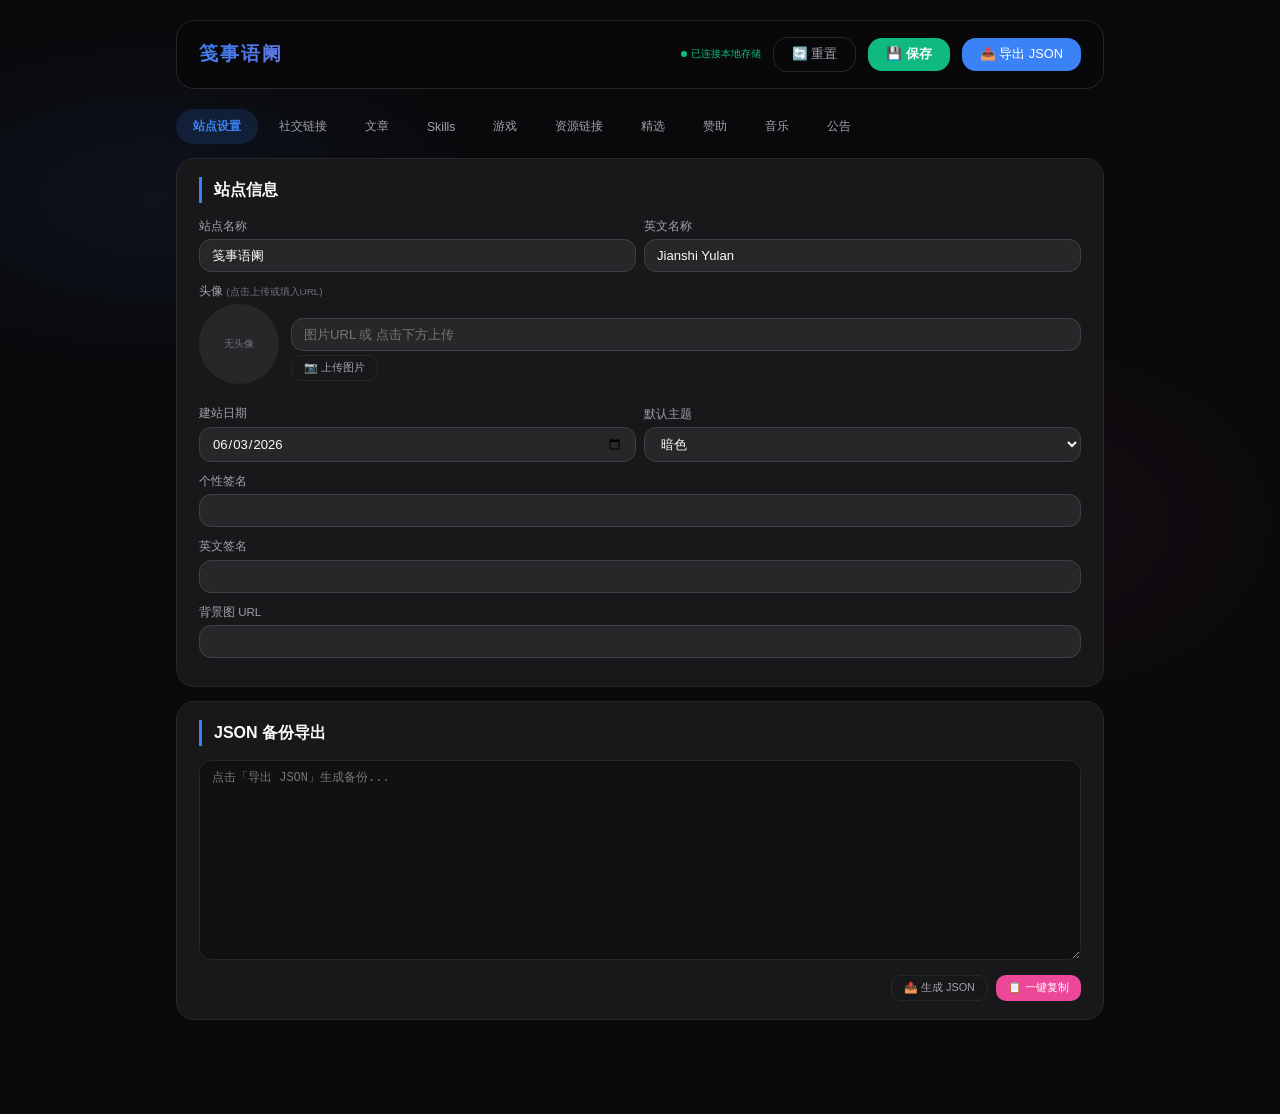
<file: admin.html>
<!DOCTYPE html>
<html lang="zh-CN">
<head>
<meta charset="UTF-8">
<meta name="viewport" content="width=device-width, initial-scale=1.0">
<title>笺事语阑 — 内容管理</title>
<style>
:root {
  --font-body: "Space Grotesk","PingFang SC","Microsoft YaHei",sans-serif;
  --font-heading: "Archivo","PingFang SC","Microsoft YaHei",sans-serif;
  --bg:#09090b; --surface:#18181b; --surface2:#27272a; --border:#27272a;
  --text:#fafafa; --text2:#a1a1aa; --text3:#71717a;
  --accent:#3b82f6; --accent2:#ec4899; --accent3:#10b981;
  --card-bg:#18181b; --card-border:#27272a; --danger:#ef4444;
  --input-bg:#27272a; --input-border:#3f3f46; --success:#10b981;
}
*{margin:0;padding:0;box-sizing:border-box;}
body{font-family:var(--font-body);background:var(--bg);color:var(--text);min-height:100vh;line-height:1.6;
  background-image:radial-gradient(ellipse 55% 40% at 12% 22%,rgba(59,130,246,0.08)0%,transparent 50%),radial-gradient(ellipse 42% 45% at 82% 58%,rgba(236,72,153,0.06)0%,transparent 50%);background-attachment:fixed;}
.container{max-width:960px;margin:0 auto;padding:20px 16px 80px;}

.header{position:sticky;top:0;z-index:10;backdrop-filter:blur(16px);-webkit-backdrop-filter:blur(16px);background:rgba(9,9,11,0.88);border:1px solid var(--border);border-radius:18px;padding:16px 22px;display:flex;align-items:center;gap:12px;flex-wrap:wrap;margin-bottom:20px;}
.header .title{font-size:1.2rem;font-weight:800;letter-spacing:2px;font-family:var(--font-heading);background:linear-gradient(135deg,var(--accent),var(--accent2));-webkit-background-clip:text;-webkit-text-fill-color:transparent;flex:1;min-width:160px;}
.header .status{font-size:0.65rem;color:var(--success);display:flex;align-items:center;gap:4px;}
.header .status::before{content:'';width:6px;height:6px;border-radius:50%;background:var(--success);animation:pulse 2s infinite;}
@keyframes pulse{0%,100%{opacity:1}50%{opacity:0.3}}

.btn{padding:8px 18px;border-radius:14px;border:none;cursor:pointer;font-size:0.8rem;font-weight:500;font-family:var(--font-body);transition:all .2s;white-space:nowrap;}
.btn:hover{transform:translateY(-1px);}
.btn-primary{background:var(--accent);color:#fff;}
.btn-primary:hover{opacity:0.85;}
.btn-secondary{background:var(--accent2);color:#fff;}
.btn-outline{background:transparent;border:1px solid var(--border);color:var(--text2);}
.btn-outline:hover{background:var(--surface2);}
.btn-danger{background:rgba(239,68,68,0.12);color:var(--danger);border:1px solid rgba(239,68,68,0.25);}
.btn-sm{padding:5px 12px;font-size:0.68rem;border-radius:10px;}
.btn-xs{padding:3px 9px;font-size:0.6rem;border-radius:8px;}

.card{background:var(--card-bg);border:1px solid var(--card-border);border-radius:18px;padding:18px 22px;margin-bottom:14px;}
.section-header{font-size:1rem;font-weight:700;margin-bottom:14px;padding-left:12px;border-left:3px solid var(--accent);font-family:var(--font-heading);}

.form-group{margin-bottom:10px;}
.form-group label{display:block;font-size:0.72rem;font-weight:500;color:var(--text2);margin-bottom:4px;}
.form-group label .hint{font-size:0.62rem;color:var(--text3);}
input[type="text"],input[type="date"],input[type="url"],input[type="number"],textarea,select{width:100%;padding:8px 12px;border-radius:12px;border:1px solid var(--input-border);background:var(--input-bg);color:var(--text);font-size:0.82rem;font-family:var(--font-body);outline:none;transition:border-color .2s;}
input:focus,textarea:focus,select:focus{border-color:var(--accent);}
textarea{resize:vertical;min-height:50px;}
select{cursor:pointer;}
input[type="checkbox"]{accent-color:var(--accent);width:16px;height:16px;cursor:pointer;}

.row{display:flex;gap:8px;align-items:flex-end;flex-wrap:wrap;}
.row>*{flex:1;min-width:100px;}
.col-2{flex:2!important;}.col-3{flex:3!important;}

.list-item{display:flex;align-items:center;gap:8px;padding:10px 12px;border:1px solid var(--border);border-radius:14px;margin-bottom:6px;background:var(--surface);flex-wrap:wrap;}
.list-item .item-fields{display:flex;gap:6px;flex:1;flex-wrap:wrap;align-items:flex-end;}
.list-item .item-fields input,.list-item .item-fields select{width:auto;min-width:80px;}
.list-item .item-actions{display:flex;gap:4px;flex-shrink:0;}
.empty-state{text-align:center;padding:20px;color:var(--text3);font-size:0.82rem;}

.tabs{display:flex;gap:4px;margin-bottom:14px;flex-wrap:wrap;overflow-x:auto;}
.tab-btn{padding:8px 16px;border-radius:18px;font-size:0.76rem;cursor:pointer;color:var(--text2);font-weight:500;background:transparent;border:1px solid transparent;transition:all .2s;font-family:var(--font-body);white-space:nowrap;}
.tab-btn:hover{color:var(--text);background:var(--surface2);}
.tab-btn.active{background:rgba(59,130,246,0.15);color:var(--accent);font-weight:600;}
.tab-panel{display:none;}
.tab-panel.active{display:block;}

/* Crop tool */
.crop-overlay{position:fixed;inset:0;z-index:100;background:rgba(0,0,0,0.85);display:flex;align-items:center;justify-content:center;flex-direction:column;gap:16px;}
.crop-overlay.hidden{display:none;}
.crop-container{position:relative;max-width:90vw;max-height:70vh;overflow:hidden;cursor:crosshair;}
.crop-container img,.crop-container canvas{max-width:90vw;max-height:70vh;display:block;}
.crop-rect{position:absolute;border:2px dashed #fff;background:rgba(59,130,246,0.15);pointer-events:none;box-shadow:0 0 0 9999px rgba(0,0,0,0.5);}
.crop-info{color:#fff;font-size:0.8rem;}
.crop-actions{display:flex;gap:10px;}

/* Avatar preview */
.avatar-preview{width:80px;height:80px;border-radius:50%;margin:0 auto 10px;overflow:hidden;background:var(--surface2);display:flex;align-items:center;justify-content:center;border:2px solid var(--border);}
.avatar-preview img{width:100%;height:100%;object-fit:cover;}
.avatar-preview span{font-size:0.65rem;color:var(--text3);}

.toast{position:fixed;top:16px;left:50%;transform:translateX(-50%);background:var(--success);color:#fff;padding:8px 22px;border-radius:16px;font-size:0.82rem;font-weight:500;z-index:99;opacity:0;pointer-events:none;transition:opacity .3s;}
.toast.show{opacity:1;}

.json-section textarea{font-family:"SF Mono","Fira Code","Consolas",monospace;font-size:0.75rem;min-height:200px;background:rgba(0,0,0,0.3);color:var(--accent3);border-color:var(--border);}
.json-actions{display:flex;gap:8px;margin-top:8px;justify-content:flex-end;}

::-webkit-scrollbar{width:4px;}::-webkit-scrollbar-track{background:transparent;}::-webkit-scrollbar-thumb{background:var(--border);border-radius:2px;}

@media(max-width:640px){.container{padding:10px 8px 60px;}.card{padding:14px;}.header{padding:12px 14px;gap:8px;}.list-item{flex-direction:column;align-items:stretch;}.list-item .item-actions{justify-content:flex-end;}}
</style>
</head>
<body>
<div class="container">

<div class="header">
  <div class="title">笺事语阑</div>
  <div class="status" title="修改自动保存到浏览器">已连接本地存储</div>
  <button class="btn btn-outline" onclick="resetFromJSON()">🔄 重置</button>
  <button class="btn" style="background:var(--success);color:#fff;font-weight:700;" onclick="manualSave()">💾 保存</button>
  <button class="btn btn-primary" onclick="exportJSON()">📤 导出 JSON</button>
</div>

<div class="tabs">
  <button class="tab-btn active" onclick="switchTab('site')">站点设置</button>
  <button class="tab-btn" onclick="switchTab('social')">社交链接</button>
  <button class="tab-btn" onclick="switchTab('articles')">文章</button>
  <button class="tab-btn" onclick="switchTab('skills')">Skills</button>
  <button class="tab-btn" onclick="switchTab('game')">游戏</button>
  <button class="tab-btn" onclick="switchTab('links')">资源链接</button>
  <button class="tab-btn" onclick="switchTab('featured')">精选</button>
  <button class="tab-btn" onclick="switchTab('sponsor')">赞助</button>
  <button class="tab-btn" onclick="switchTab('music')">音乐</button>
  <button class="tab-btn" onclick="switchTab('announce')">公告</button>
</div>

<!-- ═══════ 站点设置 ═══════ -->
<div class="tab-panel active" id="tab-site">
  <div class="card">
    <div class="section-header">站点信息</div>
    <div class="row"><div class="form-group"><label>站点名称</label><input type="text" id="site-name"></div><div class="form-group"><label>英文名称</label><input type="text" id="site-nameEn"></div></div>
    <div class="form-group"><label>头像 <span class="hint">(点击上传或填入URL)</span></label>
      <div style="display:flex;align-items:center;gap:12px;flex-wrap:wrap;">
        <div class="avatar-preview" id="avatarPreview"><span>无头像</span></div>
        <div style="flex:1;min-width:200px;"><input type="text" id="site-avatar" placeholder="图片URL 或 点击下方上传">
        <input type="file" id="avatarFileInput" accept="image/*" style="display:none;" onchange="startCrop(this,'avatar',300,300,true)">
        <button class="btn btn-outline btn-sm" onclick="document.getElementById('avatarFileInput').click()" style="margin-top:4px;">📷 上传图片</button></div>
      </div>
    </div>
    <div class="row"><div class="form-group"><label>建站日期</label><input type="date" id="site-startDate"></div><div class="form-group"><label>默认主题</label><select id="site-theme"><option value="dark">暗色</option><option value="light">亮色</option></select></div></div>
    <div class="form-group"><label>个性签名</label><input type="text" id="site-signature"></div>
    <div class="form-group"><label>英文签名</label><input type="text" id="site-signatureEn"></div>
    <div class="form-group"><label>背景图 URL</label><input type="text" id="site-bgImage"></div>
  </div>
</div>

<!-- ═══════ 社交链接 ═══════ -->
<div class="tab-panel" id="tab-social">
  <div class="card">
    <div class="section-header">社交平台链接 <span class="hint" style="font-weight:400;font-size:0.65rem;">(留空则不显示)</span></div>
    <div class="row"><div class="form-group"><label>微信</label><input type="text" id="social-wechat"></div><div class="form-group"><label>QQ</label><input type="text" id="social-qq"></div></div>
    <div class="row"><div class="form-group"><label>邮箱</label><input type="text" id="social-email"></div><div class="form-group"><label>GitHub</label><input type="text" id="social-github" placeholder="https://github.com/xxx"></div></div>
    <div class="row"><div class="form-group"><label>B站</label><input type="text" id="social-bilibili"></div><div class="form-group"><label>抖音</label><input type="text" id="social-douyin"></div></div>
  </div>
</div>

<!-- ═══════ 文章 ═══════ -->
<div class="tab-panel" id="tab-articles">
  <div class="card">
    <div class="section-header">文章管理</div>
    <div id="articles-list"></div>
    <button class="btn btn-primary btn-sm" onclick="addArticle()" style="margin-top:8px;">+ 添加文章</button>
  </div>
</div>

<!-- ═══════ Skills ═══════ -->
<div class="tab-panel" id="tab-skills">
  <div class="card">
    <div class="section-header">Skills 管理</div>
    <div id="skills-list"></div>
    <button class="btn btn-primary btn-sm" onclick="addSkill()" style="margin-top:8px;">+ 添加 Skill</button>
  </div>
</div>

<!-- ═══════ 游戏 ═══════ -->
<div class="tab-panel" id="tab-game">
  <div class="card">
    <div class="section-header">三角洲 · 每日密码</div>
    <div class="form-group"><label>日期</label><input type="date" id="df-date"></div>
    <div class="form-group"><label>兑换周期</label><input type="text" id="exchange-period" placeholder="如：5/29（周五）10:00 — 6/5（周五）10:00" onchange="autoSave()"></div>
    <div id="passwords-list"></div>
    <button class="btn btn-primary btn-sm" onclick="addPassword()" style="margin-top:4px;">+ 添加地图密码</button>
    <button class="btn btn-outline btn-sm" onclick="addExchangeItem()" style="margin-top:8px;">+ 添加兑换物品</button>
    <div id="exchange-list"></div>
  </div>
</div>

<!-- ═══════ 资源链接 ═══════ -->
<div class="tab-panel" id="tab-links">
  <div class="card">
    <div class="section-header">资源链接</div>
    <div id="links-groups"></div>
  </div>
</div>

<!-- ═══════ 赞助 ═══════ -->
<div class="tab-panel" id="tab-sponsor">
  <div class="card">
    <div class="section-header">赞助设置</div>
    <div class="form-group"><label><input type="checkbox" id="sponsor-enabled" checked> 启用赞助板块</label></div>
    <div class="form-group"><label>赞助文案（中）</label><input type="text" id="sponsor-text"></div>
    <div class="form-group"><label>赞助文案（英）</label><input type="text" id="sponsor-textEn"></div>
    <div class="row"><div class="form-group"><label>微信赞赏码 URL</label><input type="text" id="sponsor-wechatQR"></div><div class="form-group"><label>支付宝收款码 URL</label><input type="text" id="sponsor-alipayQR"></div></div>
  </div>
</div>

<!-- ═══════ 音乐 ═══════ -->
<div class="tab-panel" id="tab-music">
  <div class="card">
    <div class="section-header">音乐播放列表 <span class="hint" style="font-weight:400;font-size:0.65rem;">(MP3文件请手动放入 music/ 文件夹)</span></div>
    <div id="music-list"></div>
    <button class="btn btn-primary btn-sm" onclick="addMusic()" style="margin-top:8px;">+ 添加歌曲</button>
  </div>
</div>

<!-- ═══════ 精选 ═══════ -->
<div class="tab-panel" id="tab-featured">
  <div class="card">
    <div class="section-header">精选推荐设置</div>
    <div class="form-group"><label>标题</label><input type="text" id="featured-title" onchange="autoSave()"></div>
    <div class="form-group"><label>描述</label><input type="text" id="featured-desc" onchange="autoSave()"></div>
    <div class="row"><div class="form-group"><label>日期</label><input type="date" id="featured-date" onchange="autoSave()"></div><div class="form-group"><label>标签</label><input type="text" id="featured-tag" onchange="autoSave()"></div></div>
    <p style="font-size:0.62rem;color:var(--text3)">当有文章被标记为"精选"时，自动显示那篇文章。此设置作为兜底内容。</p>
  </div>
</div>

<!-- ═══════ 公告 ═══════ -->
<div class="tab-panel" id="tab-announce">
  <div class="card">
    <div class="section-header">站点消息</div>
    <div class="form-group"><label>消息摘要（显示在横条）</label><input type="text" id="announce-preview" onchange="autoSave()"></div>
    <div class="form-group"><label>消息详情（点击后弹窗显示）</label><textarea id="announce-detail" rows="4" onchange="autoSave()"></textarea></div>
  </div>
</div>

<!-- ═══════ JSON 导出 ═══════ -->
<div class="card json-section">
  <div class="section-header">JSON 备份导出</div>
  <textarea id="jsonOutput" readonly placeholder="点击「导出 JSON」生成备份..."></textarea>
  <div class="json-actions">
    <button class="btn btn-outline btn-sm" onclick="exportJSON()">📤 生成 JSON</button>
    <button class="btn btn-secondary btn-sm" id="copyBtn" onclick="copyJSON()">📋 一键复制</button>
  </div>
</div>

</div>

<!-- ═══════ Crop Overlay ═══════ -->
<div class="crop-overlay hidden" id="cropOverlay">
  <div class="crop-info" id="cropInfo">拖动鼠标框选裁剪区域</div>
  <div class="crop-container" id="cropContainer"><canvas id="cropCanvas"></canvas><div class="crop-rect" id="cropRect"></div></div>
  <div class="crop-actions">
    <button class="btn btn-primary btn-sm" onclick="confirmCrop()">✅ 确认裁剪</button>
    <button class="btn btn-outline btn-sm" onclick="cancelCrop()">取消</button>
  </div>
</div>

<div class="toast" id="toast"></div>

<script>
/* ═══════ STATE ═══════ */
let data = null;
const STORAGE_KEY = 'blogData';
const LINK_GROUPS = [{key:'aiResources',label:'AI 资源'},{key:'communities',label:'社区'},{key:'hobbies',label:'兴趣'},{key:'apps',label:'应用'}];

// Crop state
let cropState = null; // {file, targetInputId, targetW, targetH, circular, img, startX, startY}

function showToast(msg,d){d=d||2000;const t=document.getElementById('toast');t.textContent=msg;t.classList.add('show');clearTimeout(t._t);t._t=setTimeout(()=>t.classList.remove('show'),d);}
function switchTab(tab){document.querySelectorAll('.tab-btn').forEach(b=>b.classList.remove('active'));document.querySelectorAll('.tab-panel').forEach(p=>p.classList.remove('active'));document.querySelector('[onclick="switchTab(\''+tab+'\')"]').classList.add('active');document.getElementById('tab-'+tab).classList.add('active');}

/* ═══════ DATA ═══════ */
function getDefaultData(){return {site:{name:'笺事语阑',nameEn:'Jianshi Yulan',signature:'',signatureEn:'',startDate:'2026-06-03',avatar:'',bgImage:'',theme:'dark'},social:{wechat:'',qq:'',email:'',bilibili:'',douyin:'',github:''},sponsor:{enabled:true,text:'如果我的分享对你有帮助，欢迎请我喝杯咖啡 ☕',textEn:'If my work helps you, buy me a coffee ☕',wechatQR:'',alipayQR:''},articles:[],skills:[],deltaForce:{date:'',passwords:[{map:'零号大坝',code:'----',bgImage:''},{map:'长弓溪谷',code:'----',bgImage:''},{map:'巴克什',code:'----',bgImage:''},{map:'航天基地',code:'----',bgImage:''},{map:'潮汐监狱',code:'----',bgImage:''}],exchangeItems:[],gunCodes:[]},links:{aiResources:[],communities:[],hobbies:[],apps:[]},playlist:[],featured:{title:'欢迎来到笺事语阑',desc:'这是我的个人博客，分享AI学习笔记、自制Skills、游戏攻略。',date:'2026-06-03',tag:'站点'},announcement:{preview:'博客已就绪，开始记录与分享。',detail:'欢迎来到笺事语阑！'}};}

function loadData(){
  try{const s=localStorage.getItem(STORAGE_KEY);if(s){data=JSON.parse(s);}}
  catch(e){console.error(e);}
  if(!data||!data.site) data=getDefaultData();
  buildAll();saveData();
}

async function resetFromJSON(){
  if(!confirm('确定从 data.json 重置？当前所有修改将被覆盖。')) return;
  try{const r=await fetch('data.json');if(r.ok){data=await r.json();saveData();buildAll();showToast('已从 data.json 重置');}}
  catch(e){showToast('重置失败: '+e.message);}
}

function saveData(){try{localStorage.setItem(STORAGE_KEY,JSON.stringify(data));}catch(e){}}
function autoSave(){collectFormData();saveData();}
function manualSave(){collectFormData();saveData();showToast('已保存！刷新博客主页即可看到效果',3000);}

/* ═══════ BUILD ═══════ */
function buildAll(){
  buildSiteEditor();buildSocialEditor();buildSponsorEditor();buildFeaturedEditor();buildAnnounceEditor();buildArticlesEditor();buildSkillsEditor();buildPasswordsEditor();buildExchangeEditor();buildLinksEditor();buildMusicEditor();
}

function buildSiteEditor(){
  const s=data.site||{};
  document.getElementById('site-name').value=s.name||'';document.getElementById('site-nameEn').value=s.nameEn||'';
  document.getElementById('site-avatar').value=s.avatar||'';document.getElementById('site-startDate').value=s.startDate||'';
  document.getElementById('site-theme').value=s.theme||'dark';document.getElementById('site-signature').value=s.signature||'';
  document.getElementById('site-signatureEn').value=s.signatureEn||'';document.getElementById('site-bgImage').value=s.bgImage||'';
  updateAvatarPreview(s.avatar||'');
}

function updateAvatarPreview(url){
  const p=document.getElementById('avatarPreview');
  if(url) p.innerHTML='<img src="'+url+'" alt="avatar">';
  else p.innerHTML='<span>无头像</span>';
}

function buildSocialEditor(){const s=data.social||{};['wechat','qq','email','bilibili','douyin','github'].forEach(k=>{const el=document.getElementById('social-'+k);if(el)el.value=s[k]||'';});}
function buildSponsorEditor(){
  const s=data.sponsor||{};
  document.getElementById('sponsor-enabled').checked=s.enabled!==false;document.getElementById('sponsor-text').value=s.text||'';
  document.getElementById('sponsor-textEn').value=s.textEn||'';document.getElementById('sponsor-wechatQR').value=s.wechatQR||'';
  document.getElementById('sponsor-alipayQR').value=s.alipayQR||'';
}

function buildArticlesEditor(){
  const articles=data.articles||[],list=document.getElementById('articles-list');
  if(!articles.length){list.innerHTML='<div class="empty-state">暂无文章</div>';return;}
  list.innerHTML=articles.map((a,i)=>
    '<div class="list-item" style="flex-direction:column;align-items:stretch;gap:8px">'+
    '<div class="item-fields">'+
    '<div class="form-group" style="flex:2;min-width:120px;"><label>标题(中)</label><input type="text" class="art-title" value="'+esc(a.title||'')+'" onchange="autoSave()"></div>'+
    '<div class="form-group" style="flex:2;min-width:120px;"><label>标题(英)</label><input type="text" class="art-titleEn" value="'+esc(a.titleEn||'')+'" onchange="autoSave()"></div>'+
    '<div class="form-group" style="flex:1;min-width:80px;"><label>标签(中)</label><input type="text" class="art-tag" value="'+esc(a.tag||'')+'" onchange="autoSave()"></div>'+
    '<div class="form-group" style="flex:1;min-width:80px;"><label>标签(英)</label><input type="text" class="art-tagEn" value="'+esc(a.tagEn||'')+'" onchange="autoSave()"></div>'+
    '<div class="form-group" style="flex:1;min-width:100px;"><label>日期</label><input type="date" class="art-date" value="'+esc(a.date||'')+'" onchange="autoSave()"></div>'+
    '<div class="form-group" style="flex:1;min-width:100px;"><label>分类</label><select class="art-category" onchange="autoSave()"><option value="ai"'+(a.category==='ai'?' selected':'')+'>AI笔记</option><option value="skill"'+(a.category==='skill'?' selected':'')+'>Skill</option><option value="log"'+(a.category==='log'?' selected':'')+'>日志</option><option value="template"'+(a.category==='template'?' selected':'')+'>模板</option></select></div>'+
    '<div class="form-group" style="flex:1;min-width:80px;"><label>精选</label><select class="art-featured" onchange="autoSave()"><option value="">否</option><option value="1"'+(a.featured?' selected':'')+'>是</option></select></div>'+
    '</div>'+
    '<div class="form-group" style="margin-bottom:0"><label>描述(中)</label><input type="text" class="art-desc" value="'+esc(a.desc||'')+'" onchange="autoSave()"></div>'+
    '<div class="form-group" style="margin-bottom:0"><label>描述(英)</label><input type="text" class="art-descEn" value="'+esc(a.descEn||'')+'" onchange="autoSave()"></div>'+
    '<div class="form-group" style="margin-bottom:0"><label>正文内容 <span class="hint">(支持 Markdown 语法，可插图)</span></label><textarea class="art-content" rows="5" onchange="autoSave()">'+esc(a.content||'')+'</textarea></div>'+
    '<div class="item-actions" style="justify-content:flex-end"><button class="btn btn-danger btn-xs" onclick="deleteArticle('+i+')">删除</button></div></div>'
  ).join('');
}
function addArticle(){const max=(data.articles||[]).reduce((m,a)=>Math.max(m,a.id||0),0);data.articles.push({id:max+1,title:'',titleEn:'',tag:'',tagEn:'',desc:'',descEn:'',date:new Date().toISOString().slice(0,10),category:'ai',content:'',featured:false});saveData();buildArticlesEditor();showToast('已添加');}
function deleteArticle(i){if(!confirm('确定删除？'))return;data.articles.splice(i,1);saveData();buildArticlesEditor();showToast('已删除');}

function buildSkillsEditor(){
  const skills=data.skills||[],list=document.getElementById('skills-list');
  if(!skills.length){list.innerHTML='<div class="empty-state">暂无 Skills</div>';return;}
  list.innerHTML=skills.map((s,i)=>
    '<div class="list-item" style="flex-direction:column;align-items:stretch;gap:8px">'+
    '<div class="item-fields">'+
    '<div class="form-group" style="flex:2;min-width:120px;"><label>名称(中)</label><input type="text" class="sk-name" value="'+esc(s.name||'')+'" onchange="autoSave()"></div>'+
    '<div class="form-group" style="flex:2;min-width:120px;"><label>名称(英)</label><input type="text" class="sk-nameEn" value="'+esc(s.nameEn||'')+'" onchange="autoSave()"></div>'+
    '<div class="form-group" style="flex:1;min-width:100px;"><label>日期</label><input type="date" class="sk-date" value="'+esc(s.date||'')+'" onchange="autoSave()"></div>'+
    '<div class="form-group" style="flex:2;min-width:140px;"><label>描述(中)</label><input type="text" class="sk-desc" value="'+esc(s.desc||'')+'" onchange="autoSave()"></div>'+
    '<div class="form-group" style="flex:2;min-width:140px;"><label>描述(英)</label><input type="text" class="sk-descEn" value="'+esc(s.descEn||'')+'" onchange="autoSave()"></div>'+
    '</div>'+
    '<div class="form-group" style="margin-bottom:0"><label>正文内容 <span class="hint">(支持 Markdown，可插图)</span></label><textarea class="sk-content" rows="4" onchange="autoSave()">'+esc(s.content||'')+'</textarea></div>'+
    '<div class="item-actions" style="justify-content:flex-end"><button class="btn btn-danger btn-xs" onclick="deleteSkill('+i+')">删除</button></div></div>'
  ).join('');
}
function addSkill(){const max=(data.skills||[]).reduce((m,s)=>Math.max(m,s.id||0),0);data.skills.push({id:max+1,name:'',nameEn:'',desc:'',descEn:'',date:new Date().toISOString().slice(0,10),content:''});saveData();buildSkillsEditor();showToast('已添加');}
function deleteSkill(i){if(!confirm('确定删除？'))return;data.skills.splice(i,1);saveData();buildSkillsEditor();showToast('已删除');}

function buildPasswordsEditor(){
  if(!data.deltaForce)data.deltaForce={passwords:[],exchangeItems:[],gunCodes:[]};
  document.getElementById('df-date').value=data.deltaForce.date||'';
  const pwds=data.deltaForce.passwords||[],list=document.getElementById('passwords-list');
  if(!pwds.length){list.innerHTML='<div class="empty-state">暂无密码数据，点击下方按钮添加</div>';return;}
  list.innerHTML=pwds.map((p,i)=>
    '<div class="list-item"><div class="item-fields">'+
    '<div class="form-group" style="flex:2;min-width:100px;"><label>地图名</label><input type="text" class="pwd-map" value="'+esc(p.map||'')+'" onchange="autoSave()"></div>'+
    '<div class="form-group" style="flex:2;min-width:100px;"><label>背景图URL <span class="hint">(可选)</span></label><input type="text" class="pwd-bgImage" value="'+esc(p.bgImage||'')+'" onchange="autoSave()"></div>'+
    '<div class="form-group" style="flex:1;min-width:80px;"><label>密码(4位)</label><input type="text" class="pwd-code" value="'+esc(p.code||'')+'" onchange="autoSave()" maxlength="4"></div>'+
    '</div><div class="item-actions"><button class="btn btn-danger btn-xs" onclick="deletePassword('+i+')">删除</button></div></div>'
  ).join('');
}
function addPassword(){if(!data.deltaForce)data.deltaForce={passwords:[],exchangeItems:[],gunCodes:[]};if(!data.deltaForce.passwords)data.deltaForce.passwords=[];data.deltaForce.passwords.push({map:'',code:'----',bgImage:''});saveData();buildPasswordsEditor();showToast('已添加');}
function deletePassword(i){if(!confirm('确定删除？'))return;data.deltaForce.passwords.splice(i,1);saveData();buildPasswordsEditor();showToast('已删除');}

function buildLinksEditor(){
  const container=document.getElementById('links-groups');
  container.innerHTML=LINK_GROUPS.map(g=>{
    const items=(data.links&&data.links[g.key])||[];
    let h='<div style="margin-bottom:14px;"><div style="font-size:0.85rem;font-weight:600;margin-bottom:6px;font-family:var(--font-heading);">'+g.label+'</div><div id="links-group-'+g.key+'">';
    if(!items.length)h+='<div class="empty-state">暂无链接</div>';
    else items.forEach((lk,li)=>{h+='<div class="list-item"><div class="item-fields"><div class="form-group" style="flex:2;min-width:100px;margin-bottom:0;"><input type="text" class="lk-name" value="'+esc(lk.name||'')+'" placeholder="名称" onchange="autoSave()"></div><div class="form-group" style="flex:2;min-width:100px;margin-bottom:0;"><input type="text" class="lk-desc" value="'+esc(lk.desc||'')+'" placeholder="描述" onchange="autoSave()"></div><div class="form-group" style="flex:1;min-width:60px;margin-bottom:0;"><input type="text" class="lk-icon" value="'+esc(lk.icon||'')+'" placeholder="图标" onchange="autoSave()"></div></div><div class="item-actions"><button class="btn btn-danger btn-xs" onclick="deleteLink(\''+g.key+'\','+li+')">删除</button></div></div>';});
    h+='<button class="btn btn-outline btn-xs" onclick="addLink(\''+g.key+'\')" style="margin-top:4px;">+ 添加</button></div></div>';
    return h;
  }).join('');
}
function addLink(key){collectFormData();if(!data.links)data.links={};if(!data.links[key])data.links[key]=[];data.links[key].push({name:'',desc:'',icon:''});saveData();buildLinksEditor();}
function deleteLink(key,i){if(!confirm('确定删除？'))return;data.links[key].splice(i,1);saveData();buildLinksEditor();}

/* ── Music ── */
function buildFeaturedEditor(){const f=data.featured||{};document.getElementById('featured-title').value=f.title||'';document.getElementById('featured-desc').value=f.desc||'';document.getElementById('featured-date').value=f.date||'';document.getElementById('featured-tag').value=f.tag||'';}
function buildAnnounceEditor(){const a=data.announcement||{};document.getElementById('announce-preview').value=a.preview||'';document.getElementById('announce-detail').value=a.detail||'';}
function buildMusicEditor(){const pl=data.playlist||[],list=document.getElementById('music-list');if(!pl.length){list.innerHTML='<div class="empty-state">暂无歌曲 <br><small>将MP3文件放入 music/ 文件夹</small></div>';return;}list.innerHTML=pl.map((s,i)=>'<div class="list-item"><div class="item-fields"><div class="form-group" style="flex:2;min-width:110px;"><label>文件名</label><input type="text" class="mu-file" value="'+esc(s.file||'')+'" onchange="autoSave()" placeholder="song.mp3"></div><div class="form-group" style="flex:1;min-width:100px;"><label>歌曲名</label><input type="text" class="mu-title" value="'+esc(s.title||'')+'" onchange="autoSave()"></div><div class="form-group" style="flex:1;min-width:90px;"><label>歌手</label><input type="text" class="mu-artist" value="'+esc(s.artist||'')+'" onchange="autoSave()"></div><div class="form-group" style="flex:2;min-width:110px;"><label>封面图URL</label><input type="text" class="mu-cover" value="'+esc(s.cover||'')+'" onchange="autoSave()"></div></div><div class="item-actions"><button class="btn btn-danger btn-xs" onclick="deleteMusic('+i+')">删除</button></div></div>').join('');}
function buildExchangeEditor(){const items=data.deltaForce&&data.deltaForce.exchangeItems||[],list=document.getElementById('exchange-list');if(!items.length){list.innerHTML='';return;}list.innerHTML='<div style="margin-top:12px;font-weight:600;font-size:0.8rem;">🎁 兑换物品</div>'+items.map((e,i)=>'<div class="list-item"><div class="item-fields"><div class="form-group" style="flex:2;min-width:120px;"><label>名称</label><input type="text" class="ex-name" value="'+esc(e.name||'')+'" onchange="autoSave()"></div><div class="form-group" style="flex:1;min-width:100px;"><label>描述</label><input type="text" class="ex-desc" value="'+esc(e.desc||'')+'" onchange="autoSave()"></div><div class="form-group" style="flex:1;min-width:100px;"><label>所需材料</label><input type="text" class="ex-cost" value="'+esc(e.cost||'')+'" onchange="autoSave()"></div><div class="form-group" style="flex:1;min-width:130px;"><label>开始时间</label><input type="datetime-local" class="ex-start" value="'+esc(e.startDate||'')+'" onchange="autoSave()"></div><div class="form-group" style="flex:1;min-width:130px;"><label>结束时间</label><input type="datetime-local" class="ex-end" value="'+esc(e.endDate||'')+'" onchange="autoSave()"></div></div><div class="item-actions"><button class="btn btn-danger btn-xs" onclick="deleteExchangeItem('+i+')">删除</button></div></div>').join('');}
function addExchangeItem(){if(!data.deltaForce)data.deltaForce={passwords:[],exchangeItems:[],gunCodes:[]};if(!data.deltaForce.exchangeItems)data.deltaForce.exchangeItems=[];data.deltaForce.exchangeItems.push({name:'',desc:'',cost:'',startDate:'',endDate:''});saveData();buildExchangeEditor();showToast('已添加');}
function deleteExchangeItem(i){if(!confirm('确定删除？'))return;data.deltaForce.exchangeItems.splice(i,1);saveData();buildExchangeEditor();showToast('已删除');}
function addMusic(){if(!data.playlist)data.playlist=[];data.playlist.push({file:'',title:'',artist:'',cover:''});saveData();buildMusicEditor();showToast('已添加');}
function deleteMusic(i){if(!confirm('确定删除？'))return;data.playlist.splice(i,1);saveData();buildMusicEditor();showToast('已删除');}

/* ═══════ COLLECT ═══════ */
function collectFormData(){
  if(!data)return null;
  const s=data.site||{};s.name=val('site-name')||'';s.nameEn=val('site-nameEn')||'';s.avatar=val('site-avatar')||'';s.startDate=val('site-startDate')||'';s.theme=val('site-theme')||'dark';s.signature=val('site-signature')||'';s.signatureEn=val('site-signatureEn')||'';s.bgImage=val('site-bgImage')||'';data.site=s;
  const so=data.social||{};['wechat','qq','email','bilibili','douyin','github'].forEach(k=>{so[k]=val('social-'+k)||'';});data.social=so;
  const sp=data.sponsor||{};sp.enabled=!!document.getElementById('sponsor-enabled')?.checked;sp.text=val('sponsor-text')||'';sp.textEn=val('sponsor-textEn')||'';sp.wechatQR=val('sponsor-wechatQR')||'';sp.alipayQR=val('sponsor-alipayQR')||'';data.sponsor=sp;

  data.articles=[];document.querySelectorAll('#articles-list .list-item').forEach((row,i)=>{
    data.articles.push({id:(data.articles[i]||{}).id||i+1,title:qv(row,'art-title'),titleEn:qv(row,'art-titleEn'),tag:qv(row,'art-tag'),tagEn:qv(row,'art-tagEn'),desc:qv(row,'art-desc'),descEn:qv(row,'art-descEn'),date:qv(row,'art-date'),category:qv(row,'art-category'),content:qv(row,'art-content'),featured:qv(row,'art-featured')==='1'});
  });
  data.skills=[];document.querySelectorAll('#skills-list .list-item').forEach((row,i)=>{
    data.skills.push({id:(data.skills[i]||{}).id||i+1,name:qv(row,'sk-name'),nameEn:qv(row,'sk-nameEn'),desc:qv(row,'sk-desc'),descEn:qv(row,'sk-descEn'),date:qv(row,'sk-date'),content:qv(row,'sk-content')});
  });
  if(!data.deltaForce)data.deltaForce={passwords:[],exchangeItems:[],gunCodes:[]};data.deltaForce.date=val('df-date')||'';
  data.deltaForce.passwords=[];document.querySelectorAll('#passwords-list .list-item').forEach(row=>{const m=qv(row,'pwd-map'),c=qv(row,'pwd-code'),i=qv(row,'pwd-icon');if(m)data.deltaForce.passwords.push({map:m,code:c,icon:i});});
  if(!data.links)data.links={};LINK_GROUPS.forEach(g=>{data.links[g.key]=[];const ge=document.getElementById('links-group-'+g.key);if(!ge)return;ge.querySelectorAll('.list-item').forEach(row=>{const n=qv(row,'lk-name'),d=qv(row,'lk-desc'),ic=qv(row,'lk-icon');if(n)data.links[g.key].push({name:n,desc:d,icon:ic});});});
  // Featured
  data.featured={title:val('featured-title')||'',desc:val('featured-desc')||'',date:val('featured-date')||'',tag:val('featured-tag')||''};
  // Announcement
  data.announcement={preview:val('announce-preview')||'',detail:val('announce-detail')||''};
  // Exchange
  if(data.deltaForce){data.deltaForce.exchangePeriod=val('exchange-period')||'';data.deltaForce.exchangeItems=[];document.querySelectorAll('#exchange-list .list-item').forEach(row=>{const n=qv(row,'ex-name'),d=qv(row,'ex-desc'),c=qv(row,'ex-cost'),s=qv(row,'ex-start'),e=qv(row,'ex-end');if(n)data.deltaForce.exchangeItems.push({name:n,desc:d,cost:c,startDate:s,endDate:e});});}
  // Passwords with bgImage
  if(data.deltaForce){data.deltaForce.passwords=[];document.querySelectorAll('#passwords-list .list-item').forEach(row=>{const m=qv(row,'pwd-map'),c=qv(row,'pwd-code'),b=qv(row,'pwd-bgImage');if(m)data.deltaForce.passwords.push({map:m,code:c,bgImage:b});});}
  // Playlist with cover
  data.playlist=[];document.querySelectorAll('#music-list .list-item').forEach(row=>{const f=qv(row,'mu-file'),t=qv(row,'mu-title'),a=qv(row,'mu-artist'),c=qv(row,'mu-cover');if(f)data.playlist.push({file:f,title:t,artist:a,cover:c});});
  return data;
}
function val(id){const el=document.getElementById(id);return el?el.value:'';}
function qv(row,cls){const el=row.querySelector('.'+cls);return el?el.value:'';}

/* ═══════ EXPORT ═══════ */
function exportJSON(){collectFormData();if(!data)return;saveData();document.getElementById('jsonOutput').value=JSON.stringify(data,null,2);showToast('JSON 已生成（数据同时自动保存）');}
function copyJSON(){
  let text=document.getElementById('jsonOutput').value;if(!text){exportJSON();text=document.getElementById('jsonOutput').value;}if(!text){showToast('没有可复制的 JSON');return;}
  if(navigator.clipboard&&navigator.clipboard.writeText){navigator.clipboard.writeText(text).then(()=>{const btn=document.getElementById('copyBtn');btn.textContent='✅ 已复制!';setTimeout(()=>btn.textContent='📋 一键复制',2000);showToast('已复制');}).catch(()=>fallbackCopy(text));}
  else fallbackCopy(text);
}
function fallbackCopy(text){const ta=document.getElementById('jsonOutput');ta.removeAttribute('readonly');ta.select();try{document.execCommand('copy');showToast('已复制');}catch(e){showToast('复制失败');}ta.setAttribute('readonly','');}

/* ═══════ IMAGE CROP ═══════ */
function startCrop(fileInput, targetInputId, targetW, targetH, circular){
  const file=fileInput.files[0];if(!file)return;
  const reader=new FileReader();
  reader.onload=function(e){
    const img=new Image();img.onload=function(){
      cropState={file:file,targetInputId:targetInputId,targetW:targetW,targetH:targetH,circular:!!circular,img:img,startX:0,startY:0,endX:0,endY:0};
      const canvas=document.getElementById('cropCanvas'),ctx=canvas.getContext('2d'),container=document.getElementById('cropContainer');
      const maxW=Math.min(800,window.innerWidth*0.9),scale=Math.min(maxW/img.width,0.8);
      canvas.width=img.width*scale;canvas.height=img.height*scale;
      ctx.drawImage(img,0,0,canvas.width,canvas.height);
      container.style.position='relative';canvas.style.display='block';
      document.getElementById('cropRect').style.display='none';
      document.getElementById('cropOverlay').classList.remove('hidden');
      // Mouse events
      canvas.onmousedown=function(ev){cropState.startX=ev.offsetX;cropState.startY=ev.offsetY;cropState.endX=ev.offsetX;cropState.endY=ev.offsetY;updateCropRect();canvas.onmousemove=function(ev2){cropState.endX=ev2.offsetX;cropState.endY=ev2.offsetY;updateCropRect();};canvas.onmouseup=function(){canvas.onmousemove=null;canvas.onmouseup=null;};};
    };img.src=e.target.result;
  };reader.readAsDataURL(file);
}
function updateCropRect(){
  const r=document.getElementById('cropRect'),cs=cropState;if(!cs)return;
  const x=Math.min(cs.startX,cs.endX),y=Math.min(cs.startY,cs.endY),w=Math.abs(cs.endX-cs.startX),h=Math.abs(cs.endY-cs.startY);
  r.style.display='block';r.style.left=x+'px';r.style.top=y+'px';r.style.width=w+'px';r.style.height=h+'px';
  let info='框选区域: '+Math.round(w)+'×'+Math.round(h);if(cs.targetW&&cs.targetH)info+=' | 目标: '+cs.targetW+'×'+cs.targetH;
  if(cs.circular)info+=' | 圆形裁剪';
  document.getElementById('cropInfo').textContent=info;
}
function confirmCrop(){
  if(!cropState)return;const cs=cropState,canvas=document.getElementById('cropCanvas'),x=Math.min(cs.startX,cs.endX),y=Math.min(cs.startY,cs.endY),w=Math.abs(cs.endX-cs.startX),h=Math.abs(cs.endY-cs.startY);
  if(w<10||h<10){showToast('请框选更大区域');return;}
  const out=document.createElement('canvas');out.width=cs.targetW||w;out.height=cs.targetH||h;
  const ctx=out.getContext('2d');
  if(cs.circular){ctx.beginPath();ctx.arc(out.width/2,out.height/2,out.width/2,0,Math.PI*2);ctx.clip();}
  const scaleX=canvas.width/cs.img.naturalWidth,scaleY=canvas.height/cs.img.naturalHeight;
  ctx.drawImage(cs.img,x/scaleX,y/scaleY,w/scaleX,h/scaleY,0,0,out.width,out.height);
  const dataUrl=out.toDataURL('image/jpeg',0.85);
  document.getElementById(cs.targetInputId).value=dataUrl;
  if(cs.targetInputId==='site-avatar')updateAvatarPreview(dataUrl);
  cancelCrop();autoSave();showToast('图片已裁剪并保存');
}
function cancelCrop(){document.getElementById('cropOverlay').classList.add('hidden');cropState=null;document.getElementById('cropCanvas').onmousedown=null;}

function esc(s){if(!s)return'';return s.replace(/&/g,'&amp;').replace(/</g,'&lt;').replace(/>/g,'&gt;').replace(/"/g,'&quot;');}

// Auto-save on any change
document.addEventListener('input',function(e){if(e.target.closest('.tab-panel.active,.card')){clearTimeout(document._autoSaveT);document._autoSaveT=setTimeout(autoSave,500);}});

document.addEventListener('DOMContentLoaded',loadData);
</script>
</body>
</html>
</file>
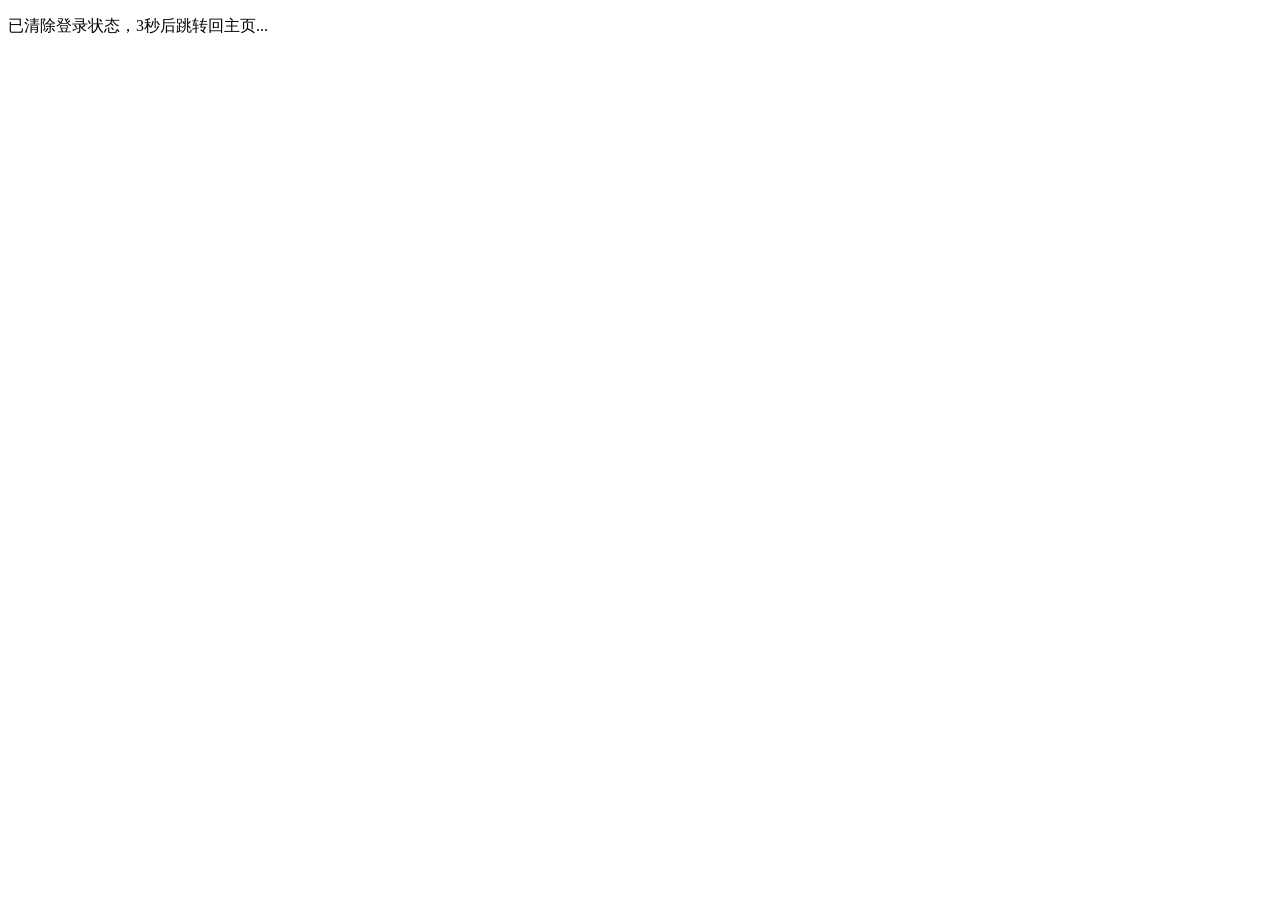
<file: clear.html>
<!DOCTYPE html><html><head><meta charset="UTF-8"><title>清除数据</title></head><body>
<p>已清除登录状态，3秒后跳转回主页...</p>
<script>
sessionStorage.removeItem('blogLoggedIn');
localStorage.removeItem('blogVisitor');
localStorage.removeItem('blogVisitors');
localStorage.removeItem('blogData');
setTimeout(function(){location.href='index.html'},1500);
</script>
</body></html>
</file>
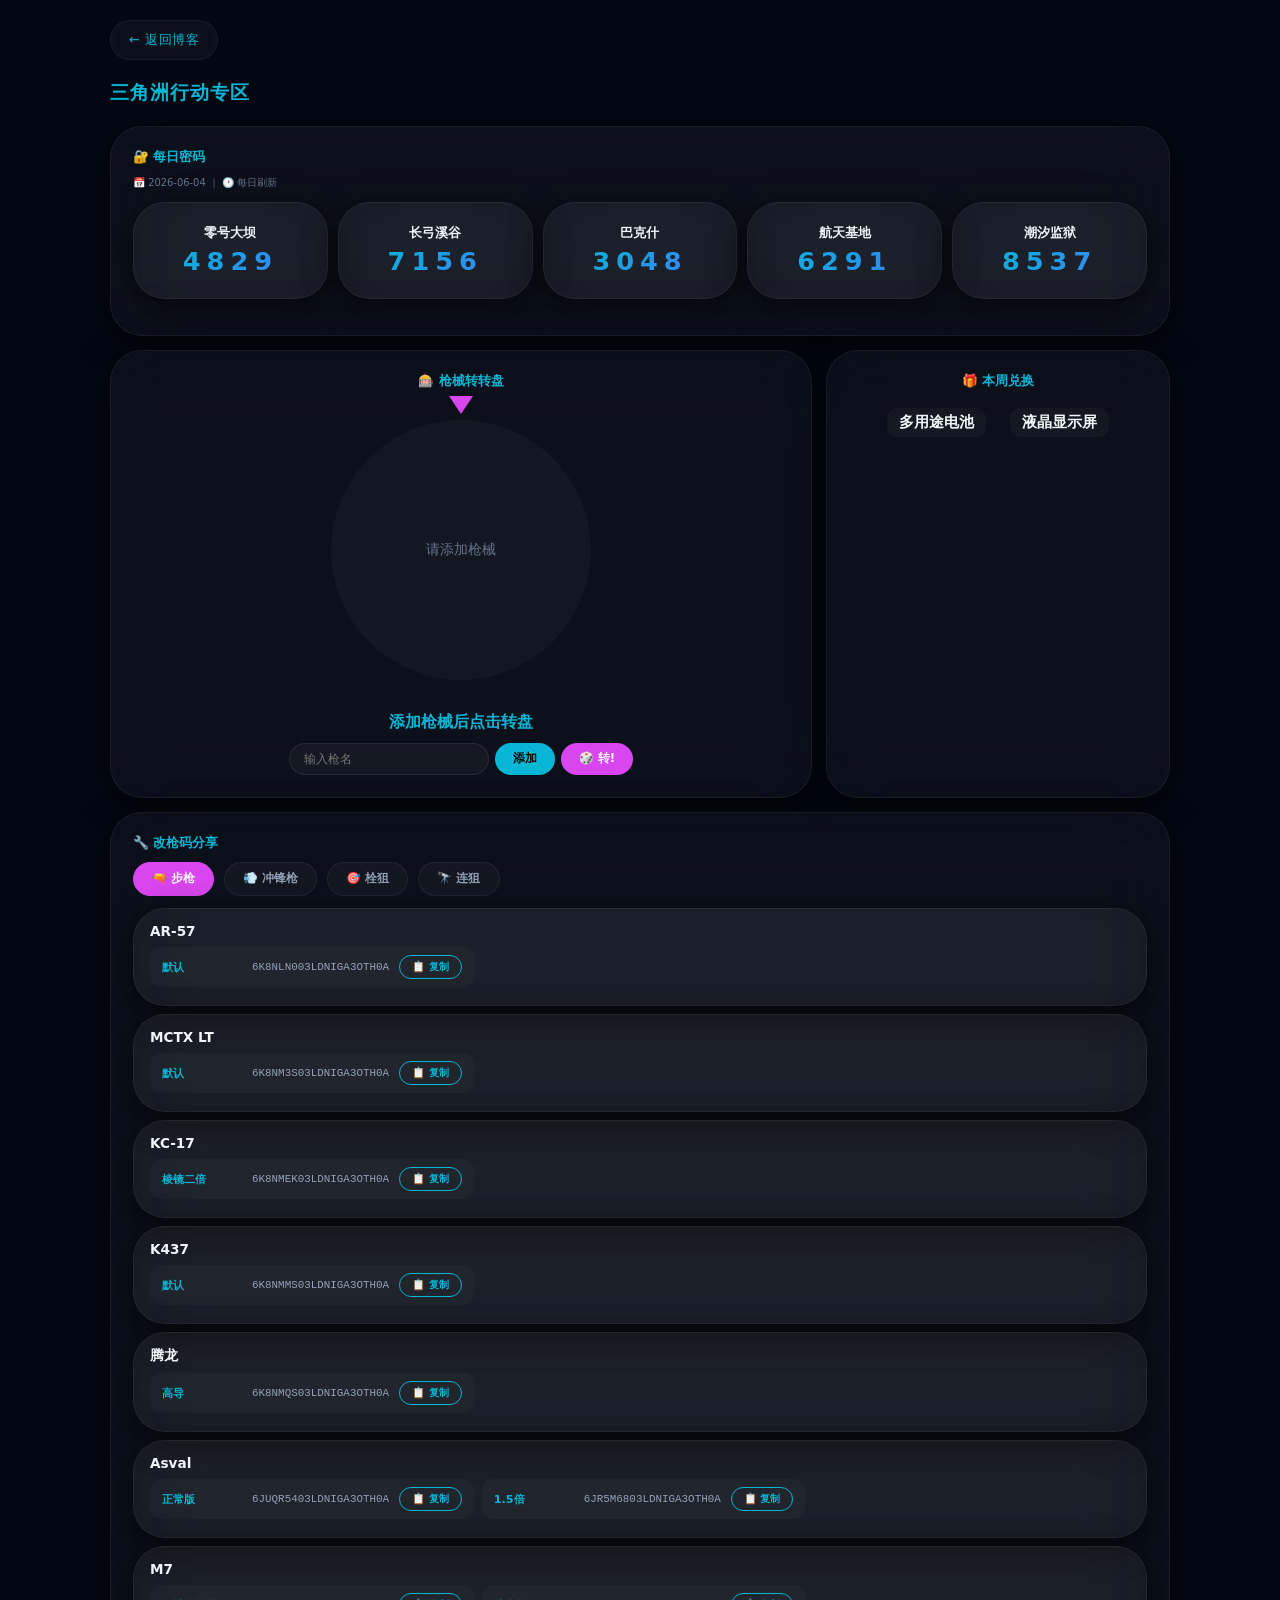
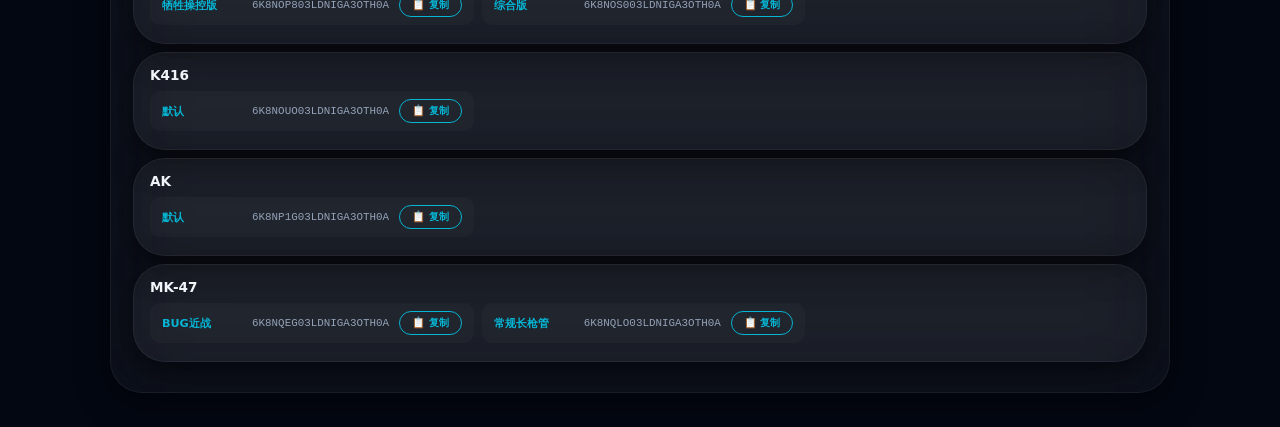
<file: game-test.html>
<!DOCTYPE html><html lang="zh-CN" data-theme="dark">
<head><meta charset="UTF-8"><meta name="viewport" content="width=device-width,initial-scale=1.0">
<title>三角洲行动专区</title>
<style>
:root{--font:system-ui,"PingFang SC","Microsoft YaHei",sans-serif;--mono:monospace;--r:32px}
:root{--bg:#030712;--txt:#f1f5f9;--tx2:#94a3b8;--tx3:#64748b;--c1:#06b6d4;--c2:#d946ef;--c3:#3b82f6}
*{margin:0;padding:0;box-sizing:border-box}
body{font-family:var(--font);background:var(--bg);color:var(--txt);min-height:100vh;padding:20px;max-width:1100px;margin:0 auto}
.glass-card{background:rgba(255,255,255,.04);border:1px solid rgba(255,255,255,.06);backdrop-filter:blur(40px);border-radius:var(--r);box-shadow:0 8px 32px rgba(0,0,0,.6);padding:22px;margin-bottom:14px}
.back-link{display:inline-flex;align-items:center;gap:8px;color:var(--c1);text-decoration:none;font-size:.82rem;margin-bottom:20px;cursor:pointer;padding:10px 18px;border-radius:24px;background:rgba(255,255,255,.04);border:1px solid rgba(255,255,255,.06);backdrop-filter:blur(20px);transition:all .25s;font-weight:500;letter-spacing:.5px}
.back-link:hover{background:rgba(255,255,255,.08);border-color:var(--c1);transform:translateX(-2px)}
.grid-3{display:grid;grid-template-columns:1fr 1fr 1fr;gap:14px}
.grid-5{display:grid;grid-template-columns:repeat(5,1fr);gap:10px}
.pcode{font-size:1.6rem;font-weight:800;letter-spacing:6px;text-align:center;background:linear-gradient(135deg,var(--c1),var(--c3));-webkit-background-clip:text;-webkit-text-fill-color:transparent}
.pname{text-align:center;font-size:.8rem;font-weight:700;margin-bottom:4px}
canvas{display:block;margin:0 auto;max-width:100%}
.sec-title{font-size:.8rem;font-weight:700;margin-bottom:10px;color:var(--c1)}
button{padding:8px 18px;border-radius:18px;font-size:.74rem;font-weight:600;cursor:pointer;border:none;font-family:var(--font)}
.btn-c{background:var(--c1);color:#000}.btn-p{background:var(--c2);color:#fff}
input{padding:8px 14px;border-radius:16px;border:1px solid rgba(255,255,255,.08);background:rgba(255,255,255,.04);color:var(--txt);font-size:.76rem;font-family:var(--font);outline:none;width:100%}
.gun-tag{display:inline-flex;align-items:center;gap:4px;padding:4px 10px;border-radius:14px;margin:2px;font-size:.68rem;background:rgba(6,182,212,.08);color:var(--c1);cursor:pointer;transition:all .2s}
.gun-tag:hover{background:rgba(6,182,212,.18)}
.ex-item{padding:10px 0;border-bottom:1px solid rgba(255,255,255,.05)}.ex-item:last-child{border-bottom:none}
.ex-name{font-weight:600;font-size:.78rem}.ex-desc{font-size:.64rem;color:var(--tx3);margin-top:2px}.ex-cost{font-size:.66rem;color:var(--c1);margin-top:2px}.ex-time{font-size:.6rem;color:var(--tx3);margin-top:2px}
.empty{text-align:center;padding:20px;color:var(--tx3);font-size:.75rem}
@media(max-width:700px){.grid-3,.grid-5{grid-template-columns:1fr 1fr}}
</style></head><body>

<a href="index.html" class="back-link" onclick="sessionStorage.setItem('blogLoggedIn','1')">← 返回博客</a>
<div style="display:flex;align-items:center;gap:14px;margin-bottom:20px"><h1 style="color:var(--c1);font-size:1.2rem;font-weight:800;letter-spacing:1px">三角洲行动专区</h1></div>

<div class="glass-card"><div class="sec-title">🔐 每日密码</div><div style="font-size:.62rem;color:var(--tx3);margin-bottom:12px" id="gameDate">📅 --</div><div class="grid-5" id="pwdGrid"></div></div>

<div class="grid-3">
<div class="glass-card" style="grid-column:1/3;text-align:center">
<div class="sec-title">🎰 枪械转转盘</div><div id="gunTags"></div>
<div style="position:relative;display:inline-block;margin:10px 0">
<div style="position:absolute;top:-14px;left:50%;transform:translateX(-50%);width:0;height:0;border-left:12px solid transparent;border-right:12px solid transparent;border-top:18px solid var(--c2)"></div>
<canvas id="rc" width="280" height="280"></canvas></div>
<div id="rr" style="font-weight:700;color:var(--c1);margin-top:8px">添加枪械后点击转盘</div>
<div style="display:flex;gap:6px;justify-content:center;margin-top:10px;flex-wrap:wrap">
<input type="text" id="gi" placeholder="输入枪名" style="max-width:200px"><button class="btn-c" id="ba">添加</button><button class="btn-p" id="bs">🎲 转!</button></div>
</div>
<div class="glass-card" style="text-align:center"><div class="sec-title">🎁 本周兑换</div><div id="exchangeList" style="display:flex;gap:24px;justify-content:center;flex-wrap:wrap;padding:8px 0"><div class="empty">暂无兑换物品</div></div></div>
</div>

<div class="glass-card"><div class="sec-title">🔧 改枪码分享</div>
<div style="display:flex;gap:10px;margin-bottom:12px;flex-wrap:wrap" id="gqmTabs"></div>
<div id="gunCodeArea"><div class="empty">加载中...</div></div></div>

<script>
var SITE=null,SK='blogData';
function esc(s){if(!s)return'';return s.replace(/&/g,'&amp;').replace(/</g,'&lt;').replace(/>/g,'&gt;')}

// Load data
async function ld(){
  try{var s=localStorage.getItem(SK);if(s)SITE=JSON.parse(s)}catch(e){}
  if(!SITE){try{var r=await fetch('data.json');if(r.ok){SITE=await r.json();localStorage.setItem(SK,JSON.stringify(SITE))}}catch(e){}}
  if(!SITE||!SITE.deltaForce)SITE={deltaForce:{date:'',passwords:[{map:'零号大坝',code:'----',bgImage:''},{map:'长弓溪谷',code:'----',bgImage:''},{map:'巴克什',code:'----',bgImage:''},{map:'航天基地',code:'----',bgImage:''},{map:'潮汐监狱',code:'----',bgImage:''}],exchangeItems:[]}};
  renderAll();loadGQM()
}
function renderAll(){
  var df=SITE.deltaForce;if(!df.passwords||!df.passwords.length)df.passwords=[{map:'零号大坝',code:'----',bgImage:''},{map:'长弓溪谷',code:'----',bgImage:''},{map:'巴克什',code:'----',bgImage:''},{map:'航天基地',code:'----',bgImage:''},{map:'潮汐监狱',code:'----',bgImage:''}];
  document.getElementById('gameDate').textContent='📅 '+(df.date||'--')+' ｜ 🕐 每日刷新';
  document.getElementById('pwdGrid').innerHTML=df.passwords.map(function(p){return'<div class="glass-card"><div class="pname">'+esc(p.map||'')+'</div><div class="pcode">'+esc(p.code||'----')+'</div></div>'}).join('');
  var exList=document.getElementById('exchangeList'),exItems=df.exchangeItems||[];
  if(exItems.length){exList.innerHTML=exItems.map(function(e){return'<div style="font-size:.95rem;font-weight:700;color:var(--txt);padding:4px 12px;background:rgba(255,255,255,.03);border-radius:10px">'+esc(e.name||'')+'</div>'}).join('')}
  renderGunCodes()
}
// Gun codes
var gqmData=null,gqmActive='rifle';
async function loadGQM(){try{var r=await fetch('gqm-data.json');if(r.ok)gqmData=await r.json()}catch(e){};renderGunCodes()}
function renderGunCodes(){
  // Build tabs
  var cats=[{key:'rifle',label:'🔫 步枪'},{key:'smg',label:'💨 冲锋枪'},{key:'sniper',label:'🎯 栓狙'},{key:'dmr',label:'🔭 连狙'}];
  document.getElementById('gqmTabs').innerHTML=cats.map(function(c){return'<button class="btn btn-sm" style="background:'+(gqmActive===c.key?'var(--c2)':'rgba(255,255,255,.03)')+';color:'+(gqmActive===c.key?'#fff':'var(--tx2)')+';border:1px solid '+(gqmActive===c.key?'var(--c2)':'rgba(255,255,255,.06)')+'" onclick="gqmActive=\''+c.key+'\';renderGunCodes()">'+c.label+'</button>'}).join('');
  // Render guns for active category
  var area=document.getElementById('gunCodeArea'),guns=gqmData&&gqmData[gqmActive]||[];
  if(!guns.length){area.innerHTML='<div class="empty">暂无改枪码</div>';return}
  var html='';
  for(var gi=0;gi<guns.length;gi++){var g=guns[gi];html+='<div class="glass-card" style="padding:14px 16px;margin-bottom:8px"><div style="font-weight:700;font-size:.85rem;margin-bottom:8px;color:var(--txt)">'+esc(g.name)+'</div><div style="display:flex;flex-wrap:wrap;gap:8px">';
    for(var si=0;si<g.schemes.length;si++){var s=g.schemes[si];html+='<div style="display:flex;align-items:center;gap:10px;padding:8px 12px;background:rgba(255,255,255,.02);border-radius:10px;margin-bottom:4px"><span style="font-size:.7rem;font-weight:600;color:var(--c1);min-width:80px">'+esc(s.label)+'</span><code style="flex:1;font-size:.68rem;color:var(--tx2);font-family:monospace;word-break:break-all">'+esc(s.code)+'</code><button onclick="cp(\''+esc(s.code)+'\')" style="padding:4px 12px;border-radius:12px;border:1px solid var(--c1);background:transparent;color:var(--c1);cursor:pointer;font-size:.65rem;font-family:var(--font)">📋 复制</button></div>'}
    html+='</div></div>'
  }area.innerHTML=html
}
function cp(code){navigator.clipboard.writeText(code).then(function(){alert('已复制: '+code)}).catch(function(){prompt('复制:',code)})}

// Roulette
var guns=[],ca=0,cl=['#06b6d4','#d946ef','#10b981','#3b82f6','#f59e0b'];
function dw(){var c=document.getElementById('rc'),ctx=c.getContext('2d'),cx=140,cy=140,r=130;ctx.clearRect(0,0,280,280);
if(!guns.length){ctx.beginPath();ctx.arc(cx,cy,r,0,Math.PI*2);ctx.fillStyle='rgba(255,255,255,.03)';ctx.fill();ctx.fillStyle='#64748b';ctx.font='14px system-ui';ctx.textAlign='center';ctx.fillText('请添加枪械',cx,cy+4);return}
var sa=Math.PI*2/guns.length;for(var i=0;i<guns.length;i++){var s=ca+i*sa,e=s+sa;ctx.beginPath();ctx.moveTo(cx,cy);ctx.arc(cx,cy,r,s,e);ctx.fillStyle=cl[i%cl.length];ctx.fill();ctx.save();ctx.translate(cx,cy);ctx.rotate(s+sa/2);ctx.fillStyle='#fff';ctx.font='bold 11px system-ui';ctx.textAlign='center';ctx.fillText(guns[i],r*.62,4);ctx.restore()}ctx.beginPath();ctx.arc(cx,cy,28,0,Math.PI*2);ctx.fillStyle='rgba(3,7,18,.9)';ctx.fill()}
function ag(){var n=document.getElementById('gi').value.trim();if(!n||guns.includes(n))return;guns.push(n);document.getElementById('gi').value='';rt();dw()}
function rm(n){guns=guns.filter(function(g){return g!==n});rt();dw()}
function rt(){document.getElementById('gunTags').innerHTML=guns.map(function(g){return'<span class="gun-tag">'+g+' <span style="cursor:pointer;opacity:.5" onclick="rm(\''+g+'\')">×</span></span>'}).join('')}
function sp(){if(!guns.length)return;var d=(5+Math.floor(Math.random()*5))*360+Math.random()*360;ca+=d*(Math.PI/180);dw();setTimeout(function(){document.getElementById('rr').textContent='选中：'+guns[Math.floor(Math.random()*guns.length)]},700)}
ld();dw();document.getElementById('ba').onclick=ag;document.getElementById('bs').onclick=sp;document.getElementById('rc').onclick=sp;
</script>
</body></html>
</file>
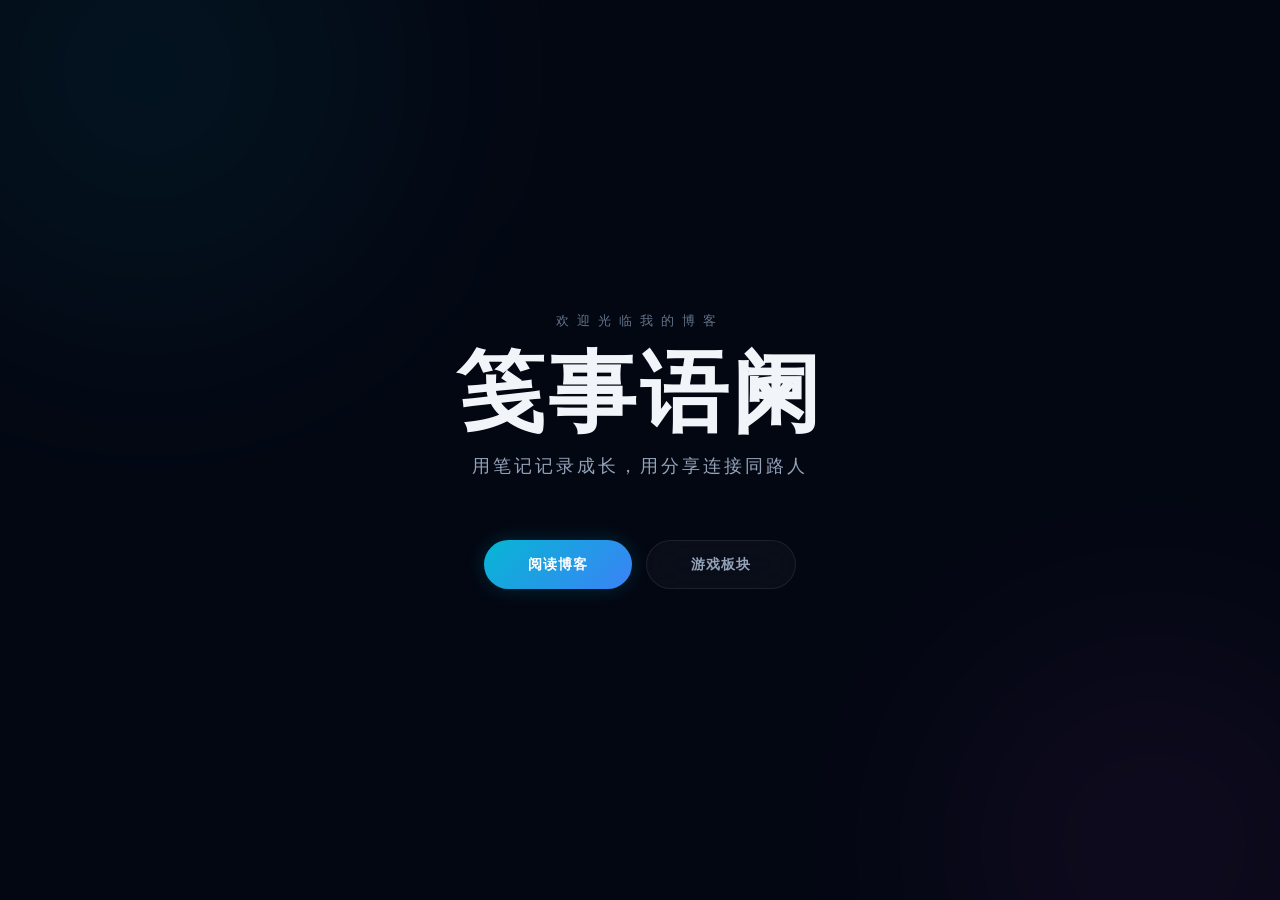
<file: index-backup.html>
<!DOCTYPE html><html lang="zh-CN" data-theme="dark">
<head>
<meta charset="UTF-8"><meta name="viewport" content="width=device-width,initial-scale=1.0">
<title>笺事语阑</title>
<style>
:root{--font:ui-sans-serif,system-ui,"PingFang SC","Microsoft YaHei",sans-serif;--mono:ui-monospace,"Fira Code",monospace;--r:24px;--rs:16px;--rl:32px;--t:.3s cubic-bezier(0.4,0,0.2,1)}
[data-theme="dark"]{--bg:#030712;--txt:#f1f5f9;--tx2:#94a3b8;--tx3:#64748b;--c1:#06b6d4;--c2:#d946ef;--c3:#3b82f6;--c4:#10b981;--card:rgba(255,255,255,.035);--card-bd:rgba(255,255,255,.05);--card-hv:rgba(255,255,255,.06);--nav:rgba(3,7,18,.82);--dv:rgba(255,255,255,.05);--sh:0 8px 32px rgba(0,0,0,.6);--inp:rgba(255,255,255,.04);--inp-bd:rgba(255,255,255,.08)}
[data-theme="light"]{--bg:#f8fafc;--txt:#0f172a;--tx2:#475569;--tx3:#94a3b8;--c1:#0891b2;--c2:#c026d3;--c3:#2563eb;--c4:#059669;--card:rgba(255,255,255,.7);--card-bd:rgba(0,0,0,.06);--card-hv:rgba(255,255,255,.9);--nav:rgba(248,250,252,.85);--dv:rgba(0,0,0,.05);--sh:0 4px 20px rgba(0,0,0,.06);--inp:rgba(0,0,0,.02);--inp-bd:rgba(0,0,0,.08)}
*{margin:0;padding:0;box-sizing:border-box}html{scroll-behavior:smooth}
body{font-family:var(--font);background:var(--bg);color:var(--txt);min-height:100vh;overflow-x:hidden;line-height:1.6;transition:background var(--t),color var(--t)}
.bg-fixed{position:fixed;inset:0;z-index:0;pointer-events:none}
.bg-img{position:absolute;inset:0;background-size:cover;background-position:center;opacity:.18;z-index:0}
.bg-glow{position:absolute;inset:0;z-index:1;background:radial-gradient(ellipse 50% 30% at 10% 15%,rgba(6,182,212,.06)0%,transparent 50%),radial-gradient(ellipse 40% 35% at 85% 50%,rgba(59,130,246,.05)0%,transparent 50%),radial-gradient(ellipse 30% 25% at 50% 45%,rgba(217,70,239,.04)0%,transparent 55%)}
.bg-dots{position:absolute;inset:0;z-index:2;background-image:radial-gradient(circle,rgba(255,255,255,.025)1px,transparent 1px);background-size:24px 24px}

/* Welcome */
.welcome-overlay{position:fixed;inset:0;z-index:100;background:var(--bg);display:flex;align-items:center;justify-content:center;transition:opacity .5s,visibility .5s}
.welcome-overlay.hidden{opacity:0;visibility:hidden;pointer-events:none}
.welcome-bg{position:absolute;inset:0;overflow:hidden;pointer-events:none}
.wb1,.wb2{position:absolute;border-radius:50%;filter:blur(120px);opacity:.07}
.wb1{width:500px;height:500px;left:-8%;top:-20%;background:var(--c1)}.wb2{width:380px;height:380px;right:-5%;bottom:-15%;background:var(--c2);animation:drift 12s ease-in-out infinite}
@keyframes drift{0%,100%{transform:translate(0,0)}50%{transform:translate(-35px,30px)}}
.welcome-content{position:relative;z-index:1;text-align:center;padding:20px}
.welcome-greeting{font-size:.8rem;color:var(--tx3);letter-spacing:8px;margin-bottom:16px;text-transform:uppercase;font-weight:500}
.welcome-title{font-size:clamp(3rem,7vw,5.5rem);font-weight:900;letter-spacing:4px;margin-bottom:12px;line-height:1.05}
.welcome-sub{font-size:clamp(.85rem,2vw,1.1rem);color:var(--tx2);font-weight:300;letter-spacing:3px;margin-bottom:60px}
.welcome-btns{display:flex;gap:14px;justify-content:center;flex-wrap:wrap}
.w-btn{padding:14px 44px;border-radius:50px;font-size:.88rem;font-weight:600;cursor:pointer;border:none;font-family:var(--font);letter-spacing:1px;transition:all var(--t)}
.w-btn.p{background:linear-gradient(135deg,var(--c1),var(--c3));color:#fff;box-shadow:0 0 20px rgba(6,182,212,.2)}
.w-btn.p:hover{transform:translateY(-3px);box-shadow:0 0 30px rgba(6,182,212,.4)}
.w-btn.o{background:rgba(255,255,255,.03);border:1.5px solid rgba(255,255,255,.08);color:var(--tx2);backdrop-filter:blur(20px)}
.w-btn.o:hover{border-color:var(--c1);color:var(--c1);transform:translateY(-3px)}

/* Main */
.main-layout{position:relative;z-index:1;display:flex;flex-direction:column;min-height:100vh}
.top-nav{position:sticky;top:0;z-index:50;backdrop-filter:blur(40px);-webkit-backdrop-filter:blur(40px);background:var(--nav);border-bottom:1px solid var(--dv);height:56px;display:flex;align-items:center;justify-content:center}
.nav-links{display:flex;gap:4px;align-items:center}
.nav-link{padding:8px 20px;border-radius:24px;font-size:.84rem;color:var(--tx2);cursor:pointer;transition:all var(--t);border:none;background:none;font-family:var(--font);font-weight:500}
.nav-link:hover{color:var(--txt);background:rgba(255,255,255,.04)}
.nav-link.active{background:rgba(6,182,212,.12);color:var(--c1);font-weight:600}
.nav-actions{display:flex;gap:4px;align-items:center;position:absolute;right:18px}
.nav-icon-btn{width:36px;height:36px;border-radius:50%;display:flex;align-items:center;justify-content:center;cursor:pointer;background:none;border:none;color:var(--tx2);font-size:1rem;transition:all var(--t)}
.nav-icon-btn:hover{background:rgba(255,255,255,.05);color:var(--txt)}
.hamburger{display:none}.mobile-nav{display:none}

/* Bento */
.bento-container{flex:1;padding:16px;max-width:1200px;margin:0 auto;width:100%}
.bento-grid{display:grid;grid-template-columns:280px 1fr 1fr;gap:14px}
.bp{grid-column:1;grid-row:1/3}.bu{grid-column:2/4;grid-row:1}.bf{grid-column:2;grid-row:2}.bl{grid-column:3;grid-row:2}.ba{grid-column:2/4;grid-row:3}.bm{grid-column:1;grid-row:3/5}
.bs{grid-column:2/4;grid-row:4/6;display:grid;grid-template-columns:1fr 1fr 1fr;gap:12px}

.glass-card{background:var(--card);border:1px solid var(--card-bd);backdrop-filter:blur(40px);-webkit-backdrop-filter:blur(40px);border-radius:var(--rl);box-shadow:var(--sh);position:relative;overflow:hidden;transition:all var(--t);padding:22px}
.glass-card:hover{background:var(--card-hv);border-color:rgba(255,255,255,.08);transform:translateY(-2px)}
.glass-card.c1:hover{box-shadow:0 0 20px rgba(6,182,212,.2)}
.glass-card.c2:hover{box-shadow:0 0 20px rgba(217,70,239,.12)}
.glass-card.c3:hover{box-shadow:0 0 20px rgba(59,130,246,.15)}

.pf-card{display:flex;flex-direction:column;align-items:center;justify-content:center;text-align:center;padding:30px 20px}
.pf-avatar{width:100px;height:100px;border-radius:50%;margin-bottom:16px;background:linear-gradient(135deg,var(--c1),var(--c3));display:flex;align-items:center;justify-content:center;overflow:hidden;box-shadow:0 0 20px rgba(6,182,212,.2);transition:transform var(--t)}
.glass-card:hover .pf-avatar{transform:scale(1.04)}
.pf-avatar img{width:100%;height:100%;object-fit:cover}
.pf-avatar svg{width:42px;height:42px;color:#fff}
.pf-avatar .pf-emoji{font-size:2.5rem}
.pf-name{font-size:1.2rem;font-weight:800;letter-spacing:2px;margin-bottom:6px}
.pf-sig{font-size:.74rem;color:var(--tx3);line-height:1.6;margin-bottom:16px}
.pf-social{display:flex;gap:8px;justify-content:center;flex-wrap:wrap;margin-bottom:12px}
.s-dot{width:34px;height:34px;border-radius:50%;display:flex;align-items:center;justify-content:center;cursor:pointer;border:none;transition:all var(--t)}
.s-dot:not(.off):hover{transform:translateY(-3px);filter:brightness(1.3)}
.s-dot.off{opacity:.12;cursor:default;pointer-events:none}
.s-dot svg{width:15px;height:15px}
.pf-sponsor{margin-top:4px;cursor:pointer;font-size:.68rem;color:var(--tx3);transition:color var(--t);display:flex;align-items:center;gap:4px}
.pf-sponsor:hover{color:var(--c2)}

.uptime-card{display:flex;flex-direction:column;align-items:center;justify-content:center;padding:14px 20px;text-align:center}
.uptime-label{font-size:.55rem;color:var(--tx3);letter-spacing:3px;text-transform:uppercase;margin-bottom:4px}
.uptime-clock{font-size:1.6rem;font-weight:800;font-variant-numeric:tabular-nums;font-family:var(--mono)}

.ft-tag{display:inline-block;font-size:.6rem;padding:3px 10px;border-radius:12px;background:rgba(6,182,212,.1);color:var(--c1);font-weight:600;margin-bottom:8px;letter-spacing:1px}
.ft-title{font-size:1rem;font-weight:700;margin-bottom:6px;line-height:1.3}
.ft-desc{font-size:.74rem;color:var(--tx3);line-height:1.5;margin-bottom:10px}
.ft-meta{font-size:.66rem;color:var(--tx3)}

.latest-list{display:flex;flex-direction:column}
.latest-list h4{font-size:.84rem;font-weight:700;margin-bottom:10px;color:var(--c2)}
.li-item{display:flex;align-items:center;gap:8px;padding:7px 4px;border-bottom:1px solid var(--dv);cursor:pointer;transition:all var(--t);border-radius:6px;font-size:.74rem}
.li-item:last-child{border-bottom:none}
.li-item:hover{background:rgba(255,255,255,.02);transform:translateX(2px)}
.lt{font-size:.58rem;padding:2px 7px;border-radius:8px;flex-shrink:0;font-weight:600}
.lt.ai{background:rgba(6,182,212,.1);color:var(--c1)}
.lt.sk{background:rgba(217,70,239,.1);color:var(--c2)}
.lt.lg{background:rgba(16,185,129,.1);color:var(--c4)}
.lt.tp{background:rgba(59,130,246,.1);color:var(--c3)}
.ltitle{flex:1;color:var(--tx2);min-width:0;white-space:nowrap;overflow:hidden;text-overflow:ellipsis}
.li-item:hover .ltitle{color:var(--txt)}
.ldate{font-size:.62rem;color:var(--tx3);flex-shrink:0}

.merged-card{display:flex;flex-direction:column;gap:10px;padding:14px 18px}
@keyframes pulse{0%,100%{opacity:1;box-shadow:0 0 0 0 #fbbf24}50%{opacity:.3;box-shadow:0 0 0 6px transparent}}
.an-dot{width:6px;height:6px;border-radius:50%;background:#fbbf24;animation:pulse 2.5s ease-in-out infinite;flex-shrink:0}
.an-label{font-size:.65rem;font-weight:700;color:#fbbf24;letter-spacing:2px;flex-shrink:0}
.an-preview{font-size:.7rem;color:var(--tx2);flex:1;white-space:nowrap;overflow:hidden;text-overflow:ellipsis;cursor:pointer}

.sc-card{padding:24px;cursor:pointer;display:flex;flex-direction:column;justify-content:space-between;min-height:160px}
.sc-top{display:flex;align-items:center;gap:10px;margin-bottom:8px}
.sc-en{font-size:.6rem;letter-spacing:1.5px;text-transform:uppercase;font-weight:600}
.sc-title{font-size:1.15rem;font-weight:800;margin-bottom:4px;letter-spacing:.5px}
.sc-desc{font-size:.7rem;color:var(--tx3);line-height:1.5;margin-bottom:0}
.sc-bottom{display:flex;align-items:center;justify-content:space-between;margin-top:8px}
.sc-count{font-size:.7rem;font-weight:700}
.sc-cta{font-size:.65rem;transition:all var(--t)}
.glass-card:hover .sc-cta{transform:translateX(3px)}

.section-page{flex:1;display:flex;flex-direction:column;gap:16px;padding:16px;max-width:1000px;margin:0 auto;width:100%}
.sp-header{display:flex;align-items:center;gap:12px;padding:14px 20px;cursor:pointer}
.sp-grid{display:flex;flex-direction:column;gap:12px}
.sp-card{padding:22px 26px;cursor:pointer;display:flex;flex-direction:column;gap:10px}
.sp-tag{display:inline-block;font-size:.58rem;padding:2px 8px;border-radius:8px;background:rgba(6,182,212,.08);color:var(--c1);font-weight:600;width:fit-content}
.sp-title{font-weight:700;font-size:1.05rem}
.sp-preview{font-size:.78rem;color:var(--tx3);line-height:1.7}
.sp-footer{display:flex;align-items:center;justify-content:space-between;margin-top:4px}
.sp-cta{font-size:.72rem;color:var(--c1);font-weight:600}
.sp-meta{font-size:.64rem;color:var(--tx3);display:flex;gap:14px}
.sp-empty{padding:80px 40px;text-align:center}

.music-card{display:flex;flex-direction:column;padding:20px}
.mc-cover{width:100%;aspect-ratio:1;border-radius:var(--rs);margin-bottom:12px;overflow:hidden;background:linear-gradient(135deg,rgba(6,182,212,.08),rgba(217,70,239,.06));display:flex;align-items:center;justify-content:center;position:relative}
.mc-cover img{width:100%;height:100%;object-fit:cover}
.mc-placeholder{display:flex;flex-direction:column;align-items:center;color:var(--tx3);font-size:.68rem}
.eq-bars{display:flex;gap:3px;align-items:flex-end;height:28px;position:absolute;bottom:14px}
.eq-bar{width:3px;border-radius:2px;background:var(--c2);animation:eq .8s ease-in-out infinite alternate}
.eq-bar:nth-child(1){animation-delay:0s;height:16px}.eq-bar:nth-child(2){animation-delay:.15s;height:26px}.eq-bar:nth-child(3){animation-delay:.3s;height:20px}.eq-bar:nth-child(4){animation-delay:.45s;height:28px}.eq-bar:nth-child(5){animation-delay:.6s;height:14px}.eq-bar:nth-child(6){animation-delay:.75s;height:22px}
@keyframes eq{0%{transform:scaleY(.4)}100%{transform:scaleY(1)}}.eq-bars.paused .eq-bar{animation-play-state:paused}
.mc-info{text-align:center;margin-bottom:10px}
.mc-title{font-size:.8rem;font-weight:700;white-space:nowrap;overflow:hidden;text-overflow:ellipsis}
.mc-artist{font-size:.64rem;color:var(--tx3)}
.mc-prog{width:100%;margin-bottom:8px}
.mc-prog input[type=range]{width:100%;height:3px;-webkit-appearance:none;appearance:none;background:rgba(255,255,255,.06);border-radius:2px;outline:none;cursor:pointer}
.mc-prog input::-webkit-slider-thumb{-webkit-appearance:none;width:12px;height:12px;border-radius:50%;background:var(--c2);cursor:pointer}
.mc-ctrls{display:flex;align-items:center;justify-content:center;gap:10px}
.mc-btn{width:32px;height:32px;border-radius:50%;display:flex;align-items:center;justify-content:center;cursor:pointer;background:none;border:none;color:var(--tx2);transition:all var(--t)}
.mc-btn:hover{color:var(--txt);background:rgba(255,255,255,.04)}
.mc-btn.play-btn{width:42px;height:42px;background:linear-gradient(135deg,var(--c2),var(--c1));color:#fff;box-shadow:0 0 20px rgba(217,70,239,.12)}
.mc-btn.play-btn:hover{opacity:.85}
.mc-vol{display:flex;align-items:center;gap:4px;margin-top:6px}
.mc-vol input[type=range]{width:60px;height:3px}
.mc-plist{margin-top:8px;max-height:100px;overflow-y:auto}
.mc-plitem{font-size:.66rem;padding:4px 8px;border-radius:6px;cursor:pointer;color:var(--tx3);transition:all var(--t);display:flex;justify-content:space-between}
.mc-plitem:hover,.mc-plitem.active{color:var(--c2);background:rgba(255,255,255,.02)}

.tl-item{display:flex;gap:8px;padding:4px 0;border-bottom:1px solid var(--dv);font-size:.7rem}
.tl-item:last-child{border-bottom:none}
.tl-dot{width:5px;height:5px;border-radius:50%;flex-shrink:0;margin-top:4px}
.tl-dot.new{background:var(--c1)}.tl-dot.old{background:rgba(100,116,139,.3)}
.tl-time{color:var(--tx3);flex-shrink:0;min-width:48px;font-size:.62rem}
.tl-text{color:var(--tx2)}
.tl-text strong{color:var(--txt)}

.lk-row{display:flex;align-items:center;gap:8px;padding:6px 4px;cursor:pointer;transition:all var(--t);border-radius:8px;font-size:.72rem}
.lk-row:hover{background:rgba(255,255,255,.02);transform:translateX(2px)}
.lk-row .li{width:30px;height:30px;border-radius:8px;background:rgba(255,255,255,.04);display:flex;align-items:center;justify-content:center;flex-shrink:0;font-size:.75rem}
.lk-row .ln{font-weight:600}
.lk-row .ld{font-size:.62rem;color:var(--tx3)}
.empty-mini{text-align:center;padding:16px;color:var(--tx3);font-size:.68rem}
.sec-title{font-size:.8rem;font-weight:700;margin-bottom:10px;color:var(--c1)}
.btn-sm{display:inline-block;padding:5px 14px;border-radius:16px;font-size:.65rem;font-weight:600;cursor:pointer;border:1px solid var(--dv);background:rgba(255,255,255,.02);color:var(--tx2);transition:all var(--t);font-family:var(--font)}
.btn-sm:hover{border-color:var(--c1);color:var(--c1);background:rgba(6,182,212,.06)}

.pwd-grid{display:grid;grid-template-columns:repeat(5,1fr);gap:10px}
.pwd-item{text-align:center;padding:16px 10px;position:relative;overflow:hidden}
.pwd-item .pbg{position:absolute;inset:0;z-index:0;opacity:.1;background-size:cover;background-position:center;border-radius:var(--rl)}
.pwd-item>*{position:relative;z-index:1}
.pname{font-size:.76rem;font-weight:700;margin-bottom:4px}
.pcode{font-size:1.6rem;font-weight:800;letter-spacing:6px;background:linear-gradient(135deg,var(--c1),var(--c3));-webkit-background-clip:text;-webkit-text-fill-color:transparent}
.rlt-section{margin-top:16px;display:flex;gap:14px;flex-wrap:wrap}
.rlt-wrap{flex:1;min-width:260px;text-align:center}
.gun-tag{display:inline-flex;align-items:center;gap:4px;padding:4px 10px;border-radius:14px;margin:2px;font-size:.68rem;background:rgba(6,182,212,.08);color:var(--c1);cursor:pointer}
.gun-tag:hover{background:rgba(6,182,212,.15)}
.gun-tag .rm{cursor:pointer;opacity:.5}.gun-tag .rm:hover{opacity:1}
.ex-item{padding:10px 0;border-bottom:1px solid var(--dv)}.ex-item:last-child{border-bottom:none}
.ex-name{font-weight:600;font-size:.78rem}.ex-desc{font-size:.64rem;color:var(--tx3);margin-top:2px}
.ex-cost{font-size:.66rem;color:var(--c1);margin-top:2px}
.ex-time{font-size:.6rem;color:var(--tx3);margin-top:2px}

.modal-overlay{position:fixed;inset:0;z-index:200;background:rgba(0,0,0,.7);display:flex;align-items:center;justify-content:center;opacity:0;visibility:hidden;transition:all .3s;backdrop-filter:blur(4px)}
.modal-overlay.open{opacity:1;visibility:visible}
.modal{background:rgba(15,23,42,.95);border:1px solid rgba(255,255,255,.06);backdrop-filter:blur(50px);border-radius:var(--rl);width:92%;max-width:680px;max-height:82vh;display:flex;flex-direction:column;box-shadow:0 30px 80px rgba(0,0,0,.6)}
.modal-header{display:flex;align-items:center;justify-content:space-between;padding:16px 22px;border-bottom:1px solid var(--dv)}
.modal-title{font-size:.95rem;font-weight:700}
.modal-close{width:32px;height:32px;border-radius:50%;display:flex;align-items:center;justify-content:center;cursor:pointer;background:none;border:none;color:var(--tx2);font-size:1.1rem}
.modal-close:hover{background:rgba(255,255,255,.05)}
.modal-body{flex:1;overflow-y:auto;padding:18px 22px}
.modal-footer{padding:14px 22px;border-top:1px solid var(--dv)}
.cm-item{padding:12px 0;border-bottom:1px solid var(--dv)}.cm-item:last-child{border-bottom:none}
.cm-author{font-size:.8rem;font-weight:600}
.cm-badge{font-size:.54rem;padding:1px 6px;border-radius:6px;background:var(--c1);color:#fff;font-weight:700;margin-left:4px}
.cm-date{font-size:.6rem;color:var(--tx3);margin-left:8px}
.cm-body{font-size:.8rem;line-height:1.6;margin:4px 0;color:var(--tx2)}
.cm-reply{font-size:.6rem;color:var(--c1);cursor:pointer;background:none;border:none;padding:2px 8px;border-radius:8px}
.cm-reply:hover{background:rgba(255,255,255,.03)}
.cm-replies{margin-left:24px;padding-left:12px;border-left:2px solid var(--dv)}
.rf-form{display:flex;gap:8px;margin-top:8px;align-items:center;flex-wrap:wrap}
.rf-form input{flex:1;min-width:100px;padding:8px 14px;border-radius:16px;border:1px solid var(--inp-bd);background:var(--inp);color:var(--txt);font-size:.76rem;font-family:var(--font);outline:none}
.rf-form input:focus{border-color:var(--c1)}
.btn{padding:8px 18px;border-radius:18px;font-size:.74rem;font-weight:600;cursor:pointer;border:none;font-family:var(--font);transition:all var(--t)}
.btn-p{background:var(--c1);color:#000}.btn-p:hover{opacity:.85}
.qr-ph{width:140px;height:140px;border-radius:16px;background:rgba(255,255,255,.03);display:flex;align-items:center;justify-content:center;margin:8px auto;color:var(--tx3);font-size:.7rem;border:2px dashed var(--dv)}
.qr-grid{display:flex;gap:20px;justify-content:center;flex-wrap:wrap;text-align:center}
.article-content{font-size:.84rem;line-height:1.9;color:var(--tx2)}
.article-content h1,.article-content h2,.article-content h3{color:var(--txt)}
.article-content img{max-width:100%;border-radius:16px;margin:14px 0}
.article-content a{color:var(--c1)}
.article-content li{margin-left:20px}
::-webkit-scrollbar{width:4px}::-webkit-scrollbar-track{background:transparent}::-webkit-scrollbar-thumb{background:var(--dv);border-radius:2px}
.hidden{display:none!important}
@media(max-width:900px){.bento-grid{grid-template-columns:1fr 1fr}.bp{grid-column:1/3;grid-row:auto;display:flex;flex-direction:row;flex-wrap:wrap;gap:14px;text-align:left;padding:18px 20px;align-items:center}.bp .pf-avatar{margin-bottom:0;width:60px;height:60px}.bp .pf-sponsor{margin-left:auto}.bu{grid-column:1/3}.bf{grid-column:1}.bl{grid-column:2}.ba{grid-column:1/3}.bm{grid-column:1/3}.bs{grid-column:1/3;grid-template-columns:1fr 1fr!important}.pwd-grid{grid-template-columns:repeat(3,1fr)}}
@media(max-width:600px){.top-nav{justify-content:space-between;padding:0 12px}.nav-links{display:none}.nav-actions{position:static}.hamburger{display:flex}.bento-grid{grid-template-columns:1fr;gap:10px}.bp,.bu,.bf,.bl,.ba,.bm,.bs{grid-column:1;grid-row:auto}.bs{grid-template-columns:1fr 1fr!important}.pwd-grid{grid-template-columns:repeat(2,1fr)}.rlt-section{flex-direction:column}.welcome-title{font-size:2rem}.mobile-nav{display:flex;position:fixed;top:56px;left:0;right:0;z-index:49;flex-direction:column;background:var(--nav);border-bottom:1px solid var(--dv);backdrop-filter:blur(30px);padding:8px 12px;gap:2px;transform:translateY(-120%);opacity:0;pointer-events:none;transition:all var(--t)}.mobile-nav.open{transform:translateY(0);opacity:1;pointer-events:auto}.mobile-nav .nav-link{width:100%;text-align:left;padding:12px 16px;border-radius:16px}}
</style></head><body>
<div class="bg-fixed"><div class="bg-img" id="bgImage"></div><div class="bg-glow"></div><div class="bg-dots"></div></div>

<!-- Welcome -->
<div class="welcome-overlay" id="welcomeOverlay">
<div class="welcome-bg"><div class="wb1"></div><div class="wb2"></div></div>
<div class="welcome-content">
<div class="welcome-greeting">欢迎光临我的博客</div>
<div class="welcome-title" id="welcomeName">笺事语阑</div>
<div class="welcome-sub" id="welcomeSig">用笔记记录成长，用分享连接同路人</div>
<div class="welcome-btns">
<button class="w-btn p" id="btnBlog">阅读博客</button>
<button class="w-btn o" id="btnGame">游戏板块</button>
</div>
</div></div>

<!-- Main -->
<div class="main-layout hidden" id="mainLayout">
<nav class="top-nav">
<div class="nav-links"><button class="nav-link active" data-section="blog" id="navBlog">AI闲谈</button><button class="nav-link" data-section="game" id="navGame">游戏</button><span style="color:var(--dv);margin:0 6px;font-size:1.2rem;user-select:none">|</span><button class="nav-link" data-section="welcome" id="navWelcome">蓬荜生辉</button></div>
<div class="nav-actions"><button class="nav-icon-btn" id="btnTheme">🌙</button><button class="nav-icon-btn" id="btnLang">EN</button><button class="nav-icon-btn hamburger" id="btnMenu">☰</button></div></nav>
<div class="mobile-nav" id="mobileNav"><button class="nav-link active">首页</button><button class="nav-link">游戏</button><button class="nav-link">资源</button></div>

<div class="bento-container" id="bentoWrap">
<div id="sec-blog"><div class="bento-grid">

<div class="glass-card bp pf-card c2">
<div class="pf-avatar" id="sidebarAvatar"><svg viewBox="0 0 24 24"><path d="M19 21v-2a4 4 0 0 0-4-4H9a4 4 0 0 0-4 4v2" fill="none" stroke="currentColor" stroke-width="2"/><circle cx="12" cy="7" r="4" fill="none" stroke="currentColor" stroke-width="2"/></svg></div>
<div class="pf-name" id="sidebarName">笺事语阑</div>
<div class="pf-sig" id="sidebarSig">用笔记记录成长</div>
<div class="pf-social" id="sidebarSocial"></div>
<div class="pf-sponsor" id="sponsorEntry">💛 支持作者</div>
</div>

<div class="glass-card bu uptime-card c1"><div class="uptime-label">本站已运行时间</div><div class="uptime-clock" id="uptimeClock">0天 00:00:00</div></div>

<div class="glass-card bf" id="featuredCard"><span class="ft-tag">⭐ 精选推荐</span><div class="ft-title" id="featTitle">欢迎来到笺事语阑</div><div class="ft-desc" id="featDesc">分享AI学习笔记、自制Skills、游戏攻略。</div><div class="ft-meta" id="featMeta">📅 2026-06-03</div></div>

<div class="glass-card bl latest-list"><h4>📄 最新文章</h4><div id="latestList"><div class="empty-mini">还没有文章</div></div></div>

<div class="glass-card ba merged-card">
<div style="display:flex;align-items:center;gap:8px;margin-bottom:4px"><div class="an-dot"></div><span class="an-label">站点消息</span><span class="an-preview" id="announcePreview">博客已就绪</span><span style="font-size:.6rem;color:#fbbf24;cursor:pointer;flex-shrink:0" id="anDetail">→</span></div>
<div style="border-top:1px solid var(--dv);padding-top:8px"><div style="font-size:.72rem;font-weight:700;margin-bottom:6px;color:var(--c1)">📢 近期动态</div><div id="timelineList"><div class="empty-mini">暂无动态</div></div><button class="btn-sm" id="btnTimelineMore" style="margin-top:6px;width:100%">更多 →</button></div>
</div>

<div class="glass-card bm music-card c2">
<div class="mc-cover" id="musicCoverWrap"><div class="mc-placeholder" id="musicPlaceholder">🎵 暂无音乐</div><div class="eq-bars" id="eqBars"><span class="eq-bar"></span><span class="eq-bar"></span><span class="eq-bar"></span><span class="eq-bar"></span><span class="eq-bar"></span><span class="eq-bar"></span></div></div>
<div class="mc-info"><div class="mc-title" id="musicTitle">未在播放</div><div class="mc-artist" id="musicArtist">添加音乐到 music/ 目录</div></div>
<div class="mc-prog"><input type="range" id="musicProgress" min="0" max="100" value="0"></div>
<div class="mc-ctrls"><button class="mc-btn" id="btnPrev">⏮</button><button class="mc-btn play-btn" id="btnPlay">▶</button><button class="mc-btn" id="btnNext">⏭</button><button class="mc-btn" id="btnLoop" style="font-size:.7rem">🔁</button></div>
<div class="mc-vol">🔊<input type="range" id="musicVolume" min="0" max="100" value="70"></div>
<div class="mc-plist" id="musicPlaylist"></div>
</div>

<div class="bs">
<div class="glass-card sc-card c1" id="scAi"><div class="sc-top"><div style="width:36px;height:36px;border-radius:10px;background:rgba(6,182,212,.1);display:flex;align-items:center;justify-content:center"><svg viewBox="0 0 24 24" width="18" height="18"><path d="M9.5 2A2.5 2.5 0 0 1 12 4.5v15a2.5 2.5 0 0 1-4.96.44 2.5 2.5 0 0 1-2.44-3.07 2.5 2.5 0 0 1 0-4.41 2.5 2.5 0 0 1 2.45-4.38A2.5 2.5 0 0 1 9.5 2Z" fill="none" stroke="var(--c1)" stroke-width="1.5"/><path d="M14.5 2A2.5 2.5 0 0 0 12 4.5v15a2.5 2.5 0 0 0 4.96.44 2.5 2.5 0 0 0 2.44-3.07 2.5 2.5 0 0 0 0-4.41 2.5 2.5 0 0 0-2.45-4.38A2.5 2.5 0 0 0 14.5 2Z" fill="none" stroke="var(--c1)" stroke-width="1.5"/></svg></div><div class="sc-en" style="color:var(--c1)">AI & Knowledge</div></div><div class="sc-title">AI 知识笔记</div><div class="sc-desc">LLM · Prompt · RAG · Agent</div><div class="sc-bottom"><span class="sc-count" style="color:var(--c1)" id="countAi">0 篇</span><span class="sc-cta" style="color:var(--c1)">点击探索 →</span></div></div>
<div class="glass-card sc-card c2" id="scSkills"><div class="sc-top"><div style="width:36px;height:36px;border-radius:10px;background:rgba(217,70,239,.1);display:flex;align-items:center;justify-content:center"><svg viewBox="0 0 24 24" width="18" height="18"><path d="M14.7 6.3a1 1 0 0 0 0 1.4l1.6 1.6a1 1 0 0 0 1.4 0l3.77-3.77a6 6 0 0 1-7.94 7.94l-6.91 6.91a2.12 2.12 0 0 1-3-3l6.91-6.91a6 6 0 0 1 7.94-7.94l-3.76 3.76z" fill="none" stroke="var(--c2)" stroke-width="1.5"/></svg></div><div class="sc-en" style="color:var(--c2)">Custom Skills</div></div><div class="sc-title">自制 Skills</div><div class="sc-desc">Claude Code · 自定义技能</div><div class="sc-bottom"><span class="sc-count" style="color:var(--c2)" id="countSkills">0 个</span><span class="sc-cta" style="color:var(--c2)">点击探索 →</span></div></div>
<div class="glass-card sc-card c3" id="scLog"><div class="sc-top"><div style="width:36px;height:36px;border-radius:10px;background:rgba(59,130,246,.1);display:flex;align-items:center;justify-content:center"><svg viewBox="0 0 24 24" width="18" height="18"><rect width="18" height="18" x="3" y="4" rx="2" fill="none" stroke="var(--c3)" stroke-width="1.5"/></svg></div><div class="sc-en" style="color:var(--c3)">Learning Log</div></div><div class="sc-title">学习日志</div><div class="sc-desc">从零到一的 AI 学习路径</div><div class="sc-bottom"><span class="sc-count" style="color:var(--c3)" id="countLog">0 篇</span><span class="sc-cta" style="color:var(--c3)">点击探索 →</span></div></div>
<div class="glass-card sc-card c1" id="scTemplates"><div class="sc-top"><div style="width:36px;height:36px;border-radius:10px;background:rgba(6,182,212,.1);display:flex;align-items:center;justify-content:center"><svg viewBox="0 0 24 24" width="18" height="18"><rect width="8" height="4" x="8" y="2" rx="1" fill="none" stroke="var(--c1)" stroke-width="1.5"/><path d="M16 4h2a2 2 0 0 1 2 2v14a2 2 0 0 1-2 2H6a2 2 0 0 1-2-2V6a2 2 0 0 1 2-2h2" fill="none" stroke="var(--c1)" stroke-width="1.5"/></svg></div><div class="sc-en" style="color:var(--c1)">Templates</div></div><div class="sc-title">模板备忘</div><div class="sc-desc">Prompt · 配置 · 工作流</div><div class="sc-bottom"><span class="sc-count" style="color:var(--c1)" id="countTemplates">0 个</span><span class="sc-cta" style="color:var(--c1)">点击探索 →</span></div></div>
<div class="glass-card sc-card c1" id="scApps"><div class="sc-top"><div style="width:36px;height:36px;border-radius:10px;background:rgba(6,182,212,.1);display:flex;align-items:center;justify-content:center"><svg viewBox="0 0 24 24" width="18" height="18"><path d="M10 13a5 5 0 0 0 7.54.54l3-3a5 5 0 0 0-7.07-7.07l-1.72 1.71" fill="none" stroke="var(--c1)" stroke-width="1.5"/><path d="M14 11a5 5 0 0 0-7.54-.54l-3 3a5 5 0 0 0 7.07 7.07l1.71-1.71" fill="none" stroke="var(--c1)" stroke-width="1.5"/></svg></div><div class="sc-en" style="color:var(--c1)">Resources</div></div><div class="sc-title">资源分享</div><div class="sc-desc">工具 · 应用 · 效率推荐</div><div class="sc-bottom"><span class="sc-count" style="color:var(--c1)" id="countApps">0 个</span><span class="sc-cta" style="color:var(--c1)">点击探索 →</span></div></div>
<div class="glass-card sc-card c2" id="scRes"><div class="sc-top"><div style="width:36px;height:36px;border-radius:10px;background:rgba(217,70,239,.1);display:flex;align-items:center;justify-content:center"><svg viewBox="0 0 24 24" width="18" height="18"><circle cx="12" cy="12" r="10" fill="none" stroke="var(--c2)" stroke-width="1.5"/><path d="M12 6v6l4 2" fill="none" stroke="var(--c2)" stroke-width="1.5"/></svg></div><div class="sc-en" style="color:var(--c2)">AI Resources</div></div><div class="sc-title">AI 资源</div><div class="sc-desc">模型 · 教程 · 工具链</div><div class="sc-bottom"><span class="sc-count" style="color:var(--c2)" id="countRes">0 个</span><span class="sc-cta" style="color:var(--c2)">点击探索 →</span></div></div>
</div>

</div></div>

<div id="sec-gamewrap" class="hidden" style="flex:1;position:relative"><iframe src="game-test.html" style="position:absolute;inset:0;width:100%;height:100%;border:none" id="gameFrame"></iframe></div>
<div id="sec-linkswrap" class="hidden"><div id="sec-links"></div></div>
</div>

<!-- Section Page -->
<div class="section-page hidden" id="sectionPage">
<div class="glass-card sp-header" id="spBack"><span style="font-size:1.2rem">←</span><span style="font-size:.8rem;color:var(--tx2)">返回首页</span><span style="color:var(--tx3)">/</span><span style="font-weight:700" id="sectionPageTitle">AI 知识笔记</span><span style="margin-left:auto;font-size:.7rem;color:var(--tx3)" id="sectionPageCount">0 篇</span></div>
<div class="sp-grid" id="sectionPageList"></div>
</div>

<!-- Modals -->
<div class="modal-overlay" id="commentModal"><div class="modal"><div class="modal-header"><div class="modal-title">评论</div><button class="modal-close" id="cmClose">✕</button></div><div class="modal-body" id="commentList"></div><div class="modal-footer"><div class="rf-form"><input type="text" id="commentAuthorInput" placeholder="你的昵称" maxlength="20"><input type="text" id="commentTextInput" placeholder="写下你的想法..." style="flex:2"><button class="btn btn-p btn-sm" id="btnPostCm">发送</button></div></div></div></div>
<div class="modal-overlay" id="sponsorModal"><div class="modal" style="max-width:400px"><div class="modal-header"><div class="modal-title">支持作者</div><button class="modal-close" id="spClose">✕</button></div><div class="modal-body" style="text-align:center"><p style="margin-bottom:14px;color:var(--tx2);font-size:.8rem" id="sponsorMsg"></p><div class="qr-grid"><div><div class="qr-ph">敬请期待</div><div style="font-size:.62rem;color:var(--tx3);margin-top:4px">微信赞赏</div></div><div><div class="qr-ph">敬请期待</div><div style="font-size:.62rem;color:var(--tx3);margin-top:4px">支付宝</div></div></div></div></div></div>
<div class="modal-overlay" id="articleDetailModal"><div class="modal" style="max-width:720px;max-height:86vh"><div class="modal-header"><button class="modal-close" id="adBack">← 返回</button><div class="modal-title" id="articleDetailTitle">文章详情</div><button class="modal-close" id="adClose">✕</button></div><div class="modal-body" id="articleDetailBody"></div><div class="modal-footer"><button class="btn btn-p btn-sm" id="adCommentBtn">💬 评论</button></div></div></div>

<script>
// ═══════ STATE ═══════
let siteData=null,currentLang='zh',cct=null,visitor=null,inited=false;
const SK='blogData',VK='blogVisitor';
let musicAudio=null,musicIdx=-1,musicLoop=0;
let guns=[],currentAngle=0;
const cls=['#06b6d4','#d946ef','#10b981','#3b82f6','#f59e0b','#ef4444','#8b5cf6','#ec4899','#14b8a6','#f97316'];

// ═══════ INIT ═══════
async function init(){
  visitor=JSON.parse(localStorage.getItem(VK)||'null');
  try{const s=localStorage.getItem(SK);if(s)siteData=JSON.parse(s);else{const r=await fetch('data.json');if(r.ok){siteData=await r.json();saveData()}}}catch(e){siteData=getDefaultData()}
  applySiteData();updateUptime();renderAll();if(!inited){inited=true;setInterval(updateUptime,1000);initMusic();drawWheel()}
}
function getDefaultData(){return {site:{name:'笺事语阑',signature:'准备得太久，你就没有办法开始',startDate:'2026-06-03',avatar:'',theme:'dark'},social:{},sponsor:{enabled:true,text:'如果我的分享对你有帮助，欢迎请我喝杯咖啡 ☕',textEn:'Buy me a coffee ☕'},articles:[],skills:[],deltaForce:{date:'',passwords:[{map:'零号大坝',code:'----',bgImage:''},{map:'长弓溪谷',code:'----',bgImage:''},{map:'巴克什',code:'----',bgImage:''},{map:'航天基地',code:'----',bgImage:''},{map:'潮汐监狱',code:'----',bgImage:''}],exchangeItems:[]},links:{aiResources:[],communities:[],hobbies:[],apps:[]},playlist:[],featured:{title:'欢迎来到笺事语阑',desc:'分享AI学习笔记、自制Skills、游戏攻略。',date:'2026-06-03',tag:'站点'},announcement:{preview:'博客已就绪',detail:'欢迎来到笺事语阑！'}}}
function saveData(){try{localStorage.setItem(SK,JSON.stringify(siteData))}catch(e){}}

function applySiteData(){
  var s=siteData.site||{};el('welcomeName').textContent=s.name;el('welcomeSig').textContent=s.signature;el('sidebarName').textContent=s.name;el('sidebarSig').textContent=s.signature;
  var av=el('sidebarAvatar');if(s.avatar)av.innerHTML='<img src="'+s.avatar+'" alt="avatar">';
  var social=siteData.social||{};var icons=[{k:'wechat',bg:'#07C160'},{k:'qq',bg:'#12B7F5'},{k:'email',bg:'#f97316'},{k:'bilibili',bg:'#FB7299'},{k:'douyin',bg:'#fff'},{k:'github',bg:'#fafafa'}];
  el('sidebarSocial').innerHTML=icons.map(function(i){var url=social[i.k];var s='<svg viewBox="0 0 24 24" width="14" height="14"><circle cx="12" cy="12" r="10" fill="'+i.bg+'"/></svg>';if(url)return'<a class="s-dot" href="'+url+'" target="_blank" style="background:'+i.bg+'">'+s+'</a>';return'<span class="s-dot off" style="background:'+i.bg+'">'+s+'</span>'}).join('');
  if(!(siteData.sponsor&&siteData.sponsor.enabled))el('sponsorEntry').classList.add('hidden');
  var theme=s.theme||'dark';document.documentElement.setAttribute('data-theme',theme);
  if(s.bgImage)el('bgImage').style.backgroundImage='url('+s.bgImage+')';
  var ann=siteData.announcement;if(ann)el('announcePreview').textContent=ann.preview||''
}
function el(id){return document.getElementById(id)}
function esc(s){if(!s)return'';return s.replace(/&/g,'&amp;').replace(/</g,'&lt;').replace(/>/g,'&gt;').replace(/"/g,'&quot;')}

// ═══════ NAV ═══════
function showSection(section){
  console.log('showSection called:',section);
  document.querySelectorAll('.nav-link').forEach(function(n){n.classList.remove('active')});
  var btn=document.querySelector('.nav-link[data-section="'+section+'"]');if(btn)btn.classList.add('active');
  el('sectionPage').classList.add('hidden');
  el('bentoWrap').classList.add('hidden');el('sec-gamewrap').classList.add('hidden');el('sec-linkswrap').classList.add('hidden');
  if(section==='game'){el('sec-gamewrap').classList.remove('hidden');setTimeout(function(){drawWheel()},100)}
  else if(section==='links'){el('sec-linkswrap').classList.remove('hidden');renderLinks()}
  else{el('bentoWrap').classList.remove('hidden')}
}
el('btnBlog').addEventListener('click',async function(){el('welcomeOverlay').classList.add('hidden');el('mainLayout').classList.remove('hidden');document.body.style.overflow='';await init();showSection('blog')});
el('btnGame').addEventListener('click',function(){window.location.href='game-test.html'});
el('navBlog').addEventListener('click',function(){showSection('blog')});
el('navGame').addEventListener('click',function(){window.location.href='game-test.html'});
el('navWelcome').addEventListener('click',function(){el('sectionPage').classList.add('hidden');el('bentoWrap').classList.add('hidden');el('sec-gamewrap').classList.add('hidden');el('sec-linkswrap').classList.add('hidden');el('welcomeOverlay').classList.remove('hidden');document.body.style.overflow='hidden'});
el('btnTheme').addEventListener('click',function(){var c=document.documentElement.getAttribute('data-theme'),n=c==='dark'?'light':'dark';document.documentElement.setAttribute('data-theme',n);if(siteData&&siteData.site)siteData.site.theme=n;saveData()});
el('btnLang').addEventListener('click',function(){currentLang=currentLang==='zh'?'en':'zh';el('btnLang').textContent=currentLang==='zh'?'EN':'中';renderAll();try{localStorage.setItem('blog-lang',currentLang)}catch(e){}});
el('btnMenu').addEventListener('click',function(){el('mobileNav').classList.toggle('open')});

// ═══════ UPTIME ═══════
function updateUptime(){
  var sd=(siteData&&siteData.site&&siteData.site.startDate)||'2026-06-03';
  var s=new Date(sd+'T00:00:00'),n=new Date(),t=Math.max(0,Math.floor((n-s)/1000));
  var d=Math.floor(t/86400),h=Math.floor((t%86400)/3600),m=Math.floor((t%3600)/60),sec=t%60;
  var e=el('uptimeClock');if(e)e.textContent=d+(currentLang==='zh'?'天 ':':')+String(h).padStart(2,'0')+':'+String(m).padStart(2,'0')+':'+String(sec).padStart(2,'0')
}

// ═══════ RENDER ═══════
function renderAll(){renderFeatured();renderArticles();renderSectionCards();renderTimeline();renderApps();renderResources();renderGame();renderMusicPlaylist()}
function renderFeatured(){
  var articles=siteData.articles||[],fa=articles.find(function(a){return a.featured}),fc=el('featuredCard');
  if(fa){el('featTitle').textContent=fa.title;el('featDesc').textContent=fa.content?fa.content.slice(0,120)+(fa.content.length>120?'...':''):(fa.desc||'');el('featMeta').innerHTML='📅 '+(fa.date||'');fc.style.cursor='pointer';fc.onclick=function(){openArticleDetail('article',fa.id)}}
  else{var f=siteData.featured;if(f){el('featTitle').textContent=f.title;el('featDesc').textContent=f.desc;el('featMeta').innerHTML='📅 '+(f.date||'');fc.style.cursor='default';fc.onclick=null}}
}
function renderArticles(){
  var articles=siteData.articles||[],latest=articles.slice(0,5),list=el('latestList');
  if(!latest.length){list.innerHTML='<div class="empty-mini">还没有文章</div>'}else{list.innerHTML=latest.map(function(a){var tc=a.category==='skill'?'sk':a.category==='log'?'lg':a.category==='template'?'tp':'ai';var preview=a.content?a.content.replace(/[#*>\-\[\]\(\)`!\n]/g,'').slice(0,50):'';return'<div class="li-item" id="art_'+a.id+'"><span class="lt '+tc+'">'+(a.tag||'文章')+'</span><div style="flex:1;min-width:0"><span class="ltitle">'+esc(a.title||'')+'</span>'+(preview?'<div style="font-size:.6rem;color:var(--tx3);white-space:nowrap;overflow:hidden;text-overflow:ellipsis">'+esc(preview)+'</div>':'')+'</div><span class="ldate">'+(a.date||'').slice(5)+'</span></div>'}).join('');
    latest.forEach(function(a){var row=el('art_'+a.id);if(row)row.addEventListener('click',function(){openArticleDetail('article',a.id)})})}
}
function renderSectionCards(){
  var articles=siteData.articles||[],skills=siteData.skills||[],links=siteData.links||{};el('countAi').textContent=articles.filter(function(a){return a.category==='ai'}).length+' 篇';el('countSkills').textContent=skills.length+' 个';el('countLog').textContent=articles.filter(function(a){return a.category==='log'}).length+' 篇';el('countTemplates').textContent=articles.filter(function(a){return a.category==='template'}).length+' 篇';el('countApps').textContent=(links.apps||[]).length+' 个';el('countRes').textContent=((links.aiResources||[]).length+(links.communities||[]).length+(links.hobbies||[]).length)+' 个'}
function renderTimeline(){
  var tl=siteData.timeline||[],list=el('timelineList');if(!tl.length){list.innerHTML='<div class="empty-mini">暂无动态</div>';return}
  list.innerHTML=tl.map(function(t){return'<div class="tl-item"><div class="tl-dot '+(t.isNew?'new':'old')+'"></div><span class="tl-time">'+esc(t.date||'')+'</span><span class="tl-text">'+t.text+'</span></div>'}).join('')}
function renderApps(){var list=el('appsList');if(!list)return;var apps=(siteData.links&&siteData.links.apps)||[];if(!apps.length){list.innerHTML='<div class="empty-mini">暂无资源分享</div>'}else{list.innerHTML=apps.slice(0,3).map(function(a){return'<div class="lk-row"><div class="li">'+(a.icon||'📦')+'</div><div><div class="ln">'+esc(a.name||'')+'</div><div class="ld">'+esc(a.desc||'')+'</div></div></div>'}).join('')}}
function renderResources(){var list=el('resList');if(!list)return;var links=siteData.links||{},all=[].concat((links.aiResources||[]),(links.communities||[]),(links.hobbies||[]));if(!all.length){list.innerHTML='<div class="empty-mini">暂无资源链接</div>'}else{list.innerHTML=all.slice(0,3).map(function(l){return'<div class="lk-row"><div class="li">'+(l.icon||'🔗')+'</div><div><div class="ln">'+esc(l.name||'')+'</div><div class="ld">'+esc(l.desc||'')+'</div></div></div>'}).join('')}}
function renderLinks(){
  var links=siteData.links||{},all=[].concat((links.aiResources||[]).map(function(l){return{name:l.name,desc:l.desc,icon:l.icon,g:'AI 资源'}}),(links.communities||[]).map(function(l){return{name:l.name,desc:l.desc,icon:l.icon,g:'社区'}}),(links.hobbies||[]).map(function(l){return{name:l.name,desc:l.desc,icon:l.icon,g:'兴趣'}}),(links.apps||[]).map(function(l){return{name:l.name,desc:l.desc,icon:l.icon,g:'资源分享'}})),sec=el('sec-links');
  if(!all.length){sec.innerHTML='<div class="glass-card" style="padding:60px 40px;text-align:center;margin:10px"><div style="font-size:3rem;margin-bottom:8px;opacity:.2">🔗</div><div style="color:var(--tx3);font-size:.9rem">暂无资源链接</div></div>'}else{sec.innerHTML='<div style="display:grid;grid-template-columns:repeat(auto-fill,minmax(260px,1fr));gap:10px;padding:10px">'+all.map(function(l){return'<div class="glass-card" style="padding:18px"><span style="display:inline-block;font-size:.58rem;padding:2px 8px;border-radius:8px;margin-bottom:6px;font-weight:600;background:rgba(255,255,255,.03);color:var(--tx3)">'+esc(l.g)+'</span><div style="font-weight:600;margin-bottom:2px">'+esc(l.name||'')+'</div><div style="font-size:.68rem;color:var(--tx3)">'+esc(l.desc||'')+'</div></div>'}).join('')+'</div>'}}
function renderGame(){
  if(!siteData||!siteData.deltaForce){if(!siteData)siteData={};if(!siteData.deltaForce)siteData.deltaForce={date:'',passwords:[],exchangeItems:[]}};
  var df=siteData.deltaForce;if(!df.passwords||!df.passwords.length)df.passwords=[{map:'零号大坝',code:'----',bgImage:''},{map:'长弓溪谷',code:'----',bgImage:''},{map:'巴克什',code:'----',bgImage:''},{map:'航天基地',code:'----',bgImage:''},{map:'潮汐监狱',code:'----',bgImage:''}];
  renderGunCodes();
  el('gameDate').textContent='📅 '+(df.date||'--')+' ｜ 🕐 每日刷新';
  var pwds=df.passwords||[];el('pwdGrid').innerHTML=pwds.map(function(p){return'<div class="glass-card pwd-item">'+(p.bgImage?'<div class="pbg" style="background-image:url('+p.bgImage+')"></div>':'')+'<div class="pname">'+esc(p.map||'')+'</div><div class="pcode">'+esc(p.code||'----')+'</div></div>'}).join('');
  var exl=el('exchangePeriod'),exItems=df.exchangeItems||[];exl.textContent=df.exchangePeriod||'';var exList=el('exchangeList');if(exItems.length){exList.innerHTML=exItems.map(function(e){return'<div class="ex-item"><div class="ex-name">'+esc(e.name||'')+'</div><div class="ex-desc">'+esc(e.desc||'')+'</div><div class="ex-cost">💰 '+esc(e.cost||'')+'</div><div class="ex-time">⏰ '+(e.startDate||'')+' — '+(e.endDate||'')+'</div></div>'}).join('')}}
function renderGunCodes(){
  var gc=siteData.gunCodes;if(!gc)gc={};
  var cats=[{key:'rifle',label:'🔫 步枪',color:'#06b6d4'},{key:'smg',label:'💨 冲锋枪',color:'#d946ef'},{key:'sniper',label:'🎯 栓狙',color:'#3b82f6'},{key:'dmr',label:'🔭 连狙',color:'#10b981'}];
  var area=el('gunCodeArea');if(!area)return;
  var hasAny=false;for(var i=0;i<cats.length;i++){var guns=gc[cats[i].key];if(guns&&guns.length){hasAny=true;break}}
  if(!hasAny){area.innerHTML='<div class="empty-mini">暂无改枪码，去管理后台添加</div>';return}
  var html='';
  for(var ci=0;ci<cats.length;ci++){
    var c=cats[ci];var guns=gc[c.key]||[];if(!guns.length)continue;
    html+='<div style="margin-bottom:12px"><div style="font-weight:700;font-size:.78rem;margin-bottom:6px;color:'+c.color+'">'+c.label+'</div>';
    for(var gi=0;gi<guns.length;gi++){
      var g=guns[gi];html+='<div class="glass-card" style="padding:12px 16px;margin-bottom:6px"><div style="display:flex;align-items:center;justify-content:space-between;margin-bottom:6px"><span style="font-weight:700;font-size:.8rem">'+esc(g.name||'')+'</span><span style="font-size:.6rem;color:var(--tx3)">'+(g.schemes?g.schemes.length:0)+' 个方案</span></div><div style="display:flex;flex-wrap:wrap;gap:6px">';
      if(g.schemes)for(var si=0;si<g.schemes.length;si++){var s=g.schemes[si];html+='<span class="gun-tag" style="cursor:pointer" onclick="copyGunCode(\''+esc(s.code||'')+'\')" title="点击复制">'+esc(s.label||'')+': '+esc(s.code||'')+'</span>'}
      html+='</div></div>'
    }html+='</div>'
  }area.innerHTML=html
}
function copyGunCode(code){navigator.clipboard.writeText(code).then(function(){alert('已复制: '+code)}).catch(function(){prompt('复制这个改枪码:',code)})}

// ═══════ SECTION PAGES ═══════
function openSectionPage(cat,title){
  var articles=(siteData.articles||[]).filter(function(a){return a.category===cat}),skills=(cat==='skills')?(siteData.skills||[]):[];
  el('sectionPageTitle').textContent=title;
  var items=cat==='skills'?skills.map(function(s){return{t:s.name||'',d:s.desc||'',date:s.date||'',tag:'Skill',id:s.id,type:'skill'}}):articles.map(function(a){return{t:a.title||'',d:a.content?a.content.slice(0,200)+(a.content.length>200?'...':''):(a.desc||''),date:a.date||'',tag:a.tag||'',id:a.id,type:'article'}});
  el('sectionPageCount').textContent=items.length+(cat==='skills'?' 个':' 篇');var list=el('sectionPageList');
  if(!items.length){list.innerHTML='<div class="glass-card sp-empty"><div style="font-size:3rem;margin-bottom:12px;opacity:.2">📭</div><div style="font-size:.9rem;color:var(--tx3);margin-bottom:6px">这里还没有内容</div><div style="font-size:.7rem;color:var(--tx3)">去管理后台添加第一篇吧</div></div>'}
  else{list.innerHTML=items.map(function(item){return'<div class="glass-card sp-card" id="sp_'+item.type+'_'+item.id+'"><div><span class="sp-tag">'+esc(item.tag)+'</span><div class="sp-title">'+esc(item.t)+'</div></div>'+(item.d?'<div class="sp-preview">'+esc(item.d)+'</div>':'')+'<div class="sp-footer"><span class="sp-cta">阅读文章 →</span><span class="sp-meta"><span>📅 '+esc(item.date)+'</span><span>💬 '+gcc(item.type,item.id)+'</span></span></div></div>'}).join('');
    items.forEach(function(item){var row=el('sp_'+item.type+'_'+item.id);if(row)row.addEventListener('click',function(){openArticleDetail(item.type,item.id)})})}
  el('bentoWrap').classList.add('hidden');el('sec-gamewrap').classList.add('hidden');el('sec-linkswrap').classList.add('hidden');el('sectionPage').classList.remove('hidden');window.scrollTo({top:0,behavior:'smooth'})
}
function closeSectionPage(){el('sectionPage').classList.add('hidden');el('bentoWrap').classList.remove('hidden');renderAll()}
function openResourcePage(type){
  var links=siteData.links||{},items=[],title='';if(type==='apps'){items=links.apps||[];title='资源分享'}else{items=[].concat((links.aiResources||[]),(links.communities||[]),(links.hobbies||[]));title='AI 资源'}
  el('sectionPageTitle').textContent=title;el('sectionPageCount').textContent=items.length+' 个';var list=el('sectionPageList');
  if(!items.length){list.innerHTML='<div class="glass-card sp-empty"><div style="font-size:3rem;margin-bottom:12px;opacity:.2">📭</div><div style="font-size:.9rem;color:var(--tx3)">暂无内容</div></div>'}
  else{list.innerHTML=items.map(function(l){return'<div class="glass-card sp-card" style="padding:18px 22px"><div class="sp-title" style="font-size:.95rem">'+(l.icon||'🔗')+' '+esc(l.name||'')+'</div><div class="sp-preview">'+esc(l.desc||'')+'</div></div>'}).join('')}
  el('bentoWrap').classList.add('hidden');el('sec-gamewrap').classList.add('hidden');el('sec-linkswrap').classList.add('hidden');el('sectionPage').classList.remove('hidden');window.scrollTo({top:0,behavior:'smooth'})
}
el('spBack').addEventListener('click',closeSectionPage);

// Section card clicks
el('scAi').addEventListener('click',function(){openSectionPage('ai','AI 知识笔记')});
el('scSkills').addEventListener('click',function(){openSectionPage('skills','自制 Skills')});
el('scLog').addEventListener('click',function(){openSectionPage('log','学习日志')});
el('scTemplates').addEventListener('click',function(){openSectionPage('templates','模板备忘')});
el('scApps').addEventListener('click',function(){openResourcePage('apps')});
el('scRes').addEventListener('click',function(){openResourcePage('resources')});

// Announcement
el('anDetail').addEventListener('click',function(){var ann=siteData.announcement||{};alert('站点消息\n\n'+(ann.detail||'暂无详情'))});
el('announcePreview').addEventListener('click',function(){var ann=siteData.announcement||{};alert('站点消息\n\n'+(ann.detail||'暂无详情'))});
el('btnTimelineMore').addEventListener('click',function(){var tl=siteData.timeline||[];if(!tl.length){alert('暂无动态');return}alert('📢 近期动态\n\n'+tl.map(function(t){return'📅 '+esc(t.date||'')+' ｜ '+t.text}).join('\n\n'))});

// ═══════ MUSIC ═══════
function initMusic(){musicAudio=new Audio();musicAudio.volume=.7;musicAudio.ontimeupdate=function(){var p=el('musicProgress');if(p&&musicAudio.duration)p.value=(musicAudio.currentTime/musicAudio.duration)*100};musicAudio.onended=function(){if(musicLoop===2){musicAudio.currentTime=0;musicAudio.play()}else if(musicLoop===1){nextMusic()}else{stopMusicUI()}};musicAudio.onloadeddata=function(){updateMusicUI();renderMusicCover()};renderMusicPlaylist();if(siteData&&siteData.playlist&&siteData.playlist.length>0){musicIdx=0;loadMusic(0)}}
function loadMusic(i){var pl=siteData&&siteData.playlist||[];if(i<0||i>=pl.length)return;musicIdx=i;musicAudio.src='music/'+pl[i].file;musicAudio.load()}
function playMusic(){if(!musicAudio.src||musicAudio.src===window.location.href+'music/'){if(siteData&&siteData.playlist&&siteData.playlist.length>0){loadMusic(0)}}musicAudio.play().catch(function(){})}
function toggleMusic(){if(musicAudio.paused)playMusic();else{musicAudio.pause()}updateMusicUI()}
function prevMusic(){var pl=siteData.playlist||[];if(!pl.length)return;musicIdx=musicIdx<=0?pl.length-1:musicIdx-1;loadMusic(musicIdx);playMusic()}
function nextMusic(){var pl=siteData.playlist||[];if(!pl.length)return;musicIdx=musicIdx>=pl.length-1?0:musicIdx+1;loadMusic(musicIdx);playMusic()}
function toggleLoop(){musicLoop=(musicLoop+1)%3;var colors=['#94a3b8','#d946ef','#06b6d4'];el('btnLoop').style.color=colors[musicLoop]}
function seekMusic(v){if(musicAudio.duration)musicAudio.currentTime=(v/100)*musicAudio.duration}
function setVolume(v){musicAudio.volume=v/100}
function updateMusicUI(){var pl=siteData.playlist||[],playing=!musicAudio.paused;el('btnPlay').textContent=playing?'⏸':'▶';el('eqBars').className='eq-bars'+(playing?'':' paused');if(musicIdx>=0&&musicIdx<pl.length){el('musicTitle').textContent=pl[musicIdx].title||pl[musicIdx].file;el('musicArtist').textContent=pl[musicIdx].artist||''}}
function stopMusicUI(){el('btnPlay').textContent='▶';el('eqBars').className='eq-bars paused'}
function renderMusicCover(){var pl=siteData.playlist||[],wrap=el('musicCoverWrap'),ph=el('musicPlaceholder');if(musicIdx>=0&&musicIdx<pl.length&&pl[musicIdx].cover){if(ph)ph.style.display='none';wrap.querySelectorAll('img').forEach(function(e){e.remove()});var img=document.createElement('img');img.src=pl[musicIdx].cover;wrap.insertBefore(img,wrap.firstChild)}else{if(ph)ph.style.display='';wrap.querySelectorAll('img').forEach(function(e){e.remove()})}}
function renderMusicPlaylist(){var pl=siteData.playlist||[],list=el('musicPlaylist');if(!pl.length){list.innerHTML=''}else{list.innerHTML=pl.map(function(s,i){return'<div class="mc-plitem'+(i===musicIdx?' active':'')+'" data-midx="'+i+'">'+esc(s.title||s.file)+'<span style="font-size:.58rem;color:var(--tx3)">'+(s.artist||'')+'</span></div>'}).join('');list.querySelectorAll('.mc-plitem').forEach(function(item){item.addEventListener('click',function(){var i=parseInt(this.dataset.midx);musicIdx=i;loadMusic(i);playMusic()})})}}
el('btnPlay').addEventListener('click',toggleMusic);el('btnPrev').addEventListener('click',prevMusic);el('btnNext').addEventListener('click',nextMusic);el('btnLoop').addEventListener('click',toggleLoop);
el('musicProgress').addEventListener('input',function(){seekMusic(this.value)});
el('musicVolume').addEventListener('input',function(){setVolume(this.value)});

// ═══════ ROULETTE ═══════
function drawWheel(){var c=el('rouletteCanvas'),ctx=c.getContext('2d'),cx=140,cy=140,r=130;ctx.clearRect(0,0,280,280);if(!guns.length){ctx.beginPath();ctx.arc(cx,cy,r,0,Math.PI*2);ctx.fillStyle='rgba(255,255,255,.03)';ctx.fill();ctx.fillStyle='var(--tx3)';ctx.font='14px system-ui,sans-serif';ctx.textAlign='center';ctx.fillText('请添加枪械',cx,cy+4);return}var sa=(Math.PI*2)/guns.length;for(var i=0;i<guns.length;i++){var s=currentAngle+i*sa,e=s+sa;ctx.beginPath();ctx.moveTo(cx,cy);ctx.arc(cx,cy,r,s,e);ctx.fillStyle=cls[i%cls.length];ctx.fill();ctx.save();ctx.translate(cx,cy);ctx.rotate(s+sa/2);ctx.fillStyle='#fff';ctx.font='bold 11px system-ui,sans-serif';ctx.textAlign='center';ctx.fillText(guns[i],r*.62,4);ctx.restore()}ctx.beginPath();ctx.arc(cx,cy,28,0,Math.PI*2);ctx.fillStyle='rgba(3,7,18,.9)';ctx.fill()}
function addGun(){var n=el('gunInput').value.trim();if(!n||guns.includes(n))return;guns.push(n);el('gunInput').value='';renderGunTags();drawWheel()}
function removeGun(n){guns=guns.filter(function(g){return g!==n});renderGunTags();drawWheel()}
function renderGunTags(){el('gunTags').innerHTML=guns.map(function(g){return'<span class="gun-tag">'+g+'<span class="rm" data-gun="'+g+'">×</span></span>'}).join('');el('gunTags').querySelectorAll('.rm').forEach(function(span){span.addEventListener('click',function(e){e.stopPropagation();removeGun(this.dataset.gun)})})}
function spinRoulette(){if(!guns.length)return;var deg=(5+Math.floor(Math.random()*5))*360+Math.random()*360;currentAngle+=deg*(Math.PI/180);drawWheel();setTimeout(function(){el('rouletteResult').textContent='🎯 选中：'+guns[Math.floor(Math.random()*guns.length)]},700)}
el('btnAddGun').addEventListener('click',addGun);
el('btnSpin').addEventListener('click',spinRoulette);
el('rouletteCanvas').addEventListener('click',spinRoulette);
el('gunInput').addEventListener('keydown',function(e){if(e.key==='Enter')addGun()});

// ═══════ COMMENTS ═══════
function gsk(t,id){return'comments_'+t+'_'+id}
function gc(t,id){try{return JSON.parse(localStorage.getItem(gsk(t,id))||'[]')}catch(e){return[]}}
function sc(t,id,c){try{localStorage.setItem(gsk(t,id),JSON.stringify(c))}catch(e){}}
function gcc(t,id){var c=gc(t,id);var n=c.length;c.forEach(function(x){if(x.replies)n+=x.replies.length});return n}
function openComments(t,id){cct={type:t,id:id};el('commentModal').classList.add('open');renderComments()}
function closeComments(){el('commentModal').classList.remove('open');cct=null}
function renderComments(){if(!cct)return;var comments=gc(cct.type,cct.id),list=el('commentList');if(!comments.length){list.innerHTML='<div style="text-align:center;padding:30px;color:var(--tx3)">还没有评论</div>';return}list.innerHTML=comments.map(function(c){return rci(c)}).join('')}
function rci(c){var an=(siteData&&siteData.site&&siteData.site.name)||'笺事语阑',ia=c.author===an;var h='<div class="cm-item"><span class="cm-author">'+esc(c.author)+'</span>'+(ia?'<span class="cm-badge">博主</span>':'')+'<span class="cm-date">'+esc(c.date||'')+'</span><div class="cm-body">'+esc(c.text)+'</div><button class="cm-reply" data-pid="'+c.id+'">回复</button>';if(c.replies&&c.replies.length){h+='<div class="cm-replies">';c.replies.forEach(function(r){h+=rci(r)});h+='</div>'}h+='</div>';return h}
function srf(pid,btn){var ex=document.querySelector('.rf-form.inline');if(ex)ex.remove();var f=document.createElement('div');f.className='rf-form inline';f.style.marginLeft='28px';f.innerHTML='<input type="text" class="reply-author" placeholder="你的昵称" maxlength="20"><input type="text" class="reply-text" placeholder="写下回复..." style="flex:2"><button class="btn btn-p btn-sm reply-submit">回复</button>';btn.parentElement.appendChild(f);f.querySelector('.reply-submit').addEventListener('click',function(){postReply(pid,f)})}
function postComment(){if(!cct)return;var a=el('commentAuthorInput').value.trim(),t=el('commentTextInput').value.trim();if(!a||!t)return;var comments=gc(cct.type,cct.id);comments.push({id:Date.now().toString(),author:a,text:t,date:new Date().toISOString().slice(0,10),replies:[]});sc(cct.type,cct.id,comments);el('commentAuthorInput').value='';el('commentTextInput').value='';renderComments()}
function postReply(pid,form){if(!cct)return;var a=form.querySelector('.reply-author').value.trim(),t=form.querySelector('.reply-text').value.trim();if(!a||!t)return;var comments=gc(cct.type,cct.id),parent=fc(comments,pid);if(parent){if(!parent.replies)parent.replies=[];parent.replies.push({id:Date.now().toString(),author:a,text:t,date:new Date().toISOString().slice(0,10),replies:[]});sc(cct.type,cct.id,comments);renderComments()}}
function fc(comments,id){for(var i=0;i<comments.length;i++){if(comments[i].id===id)return comments[i];if(comments[i].replies){var f=fc(comments[i].replies,id);if(f)return f}}return null}
el('cmClose').addEventListener('click',closeComments);el('btnPostCm').addEventListener('click',postComment);
el('commentModal').addEventListener('click',function(e){if(e.target===this)closeComments()});
// Reply buttons delegation
document.addEventListener('click',function(e){if(e.target.classList.contains('cm-reply')){srf(e.target.dataset.pid,e.target)}});

// ═══════ ARTICLE DETAIL ═══════
function openArticleDetail(type,id){
  var item=(type==='skill'?(siteData.skills||[]).find(function(s){return s.id===id}):(siteData.articles||[]).find(function(a){return a.id===id}));if(!item)return;
  var title=item.title||item.name||'',content=item.content||'',date=item.date||'',tag=item.tag||'';el('articleDetailTitle').textContent=title;
  var html='<div style="display:flex;gap:8px;margin-bottom:16px"><span style="display:inline-block;font-size:.58rem;padding:2px 8px;border-radius:8px;background:rgba(6,182,212,.08);color:var(--c1);font-weight:600">'+esc(tag)+'</span><span style="font-size:.66rem;color:var(--tx3)">📅 '+esc(date)+'</span></div><div class="article-content">'+rmd(content)+'</div>';
  el('articleDetailBody').innerHTML=html;el('adCommentBtn').onclick=function(){openComments(type,id)};el('articleDetailModal').classList.add('open')
}
function closeArticleDetail(){el('articleDetailModal').classList.remove('open')}
function rmd(md){if(!md)return'<div class="empty-mini">暂无内容</div>';var h=esc(md);h=h.replace(/^### (.+)$/gm,'<h3 style="font-size:.9rem;font-weight:700;margin:12px 0 6px">$1</h3>');h=h.replace(/^## (.+)$/gm,'<h2 style="font-size:1rem;font-weight:700;margin:14px 0 8px;color:var(--c1)">$1</h2>');h=h.replace(/^# (.+)$/gm,'<h1 style="font-size:1.1rem;font-weight:800;margin:16px 0 8px;color:var(--c1)">$1</h1>');h=h.replace(/\*\*(.+?)\*\*/g,'<strong>$1</strong>');h=h.replace(/\*(.+?)\*/g,'<em>$1</em>');h=h.replace(/!\[([^\]]*)\]\(([^)]+)\)/g,'<img src="$2" alt="$1" style="max-width:100%;border-radius:16px;margin:10px 0">');h=h.replace(/\[([^\]]+)\]\(([^)]+)\)/g,'<a href="$2" target="_blank" style="color:var(--c1)">$1</a>');h=h.replace(/^- (.+)$/gm,'<li style="margin-left:18px;color:var(--tx2)">$1</li>');h=h.replace(/\n\n/g,'<br><br>');h=h.replace(/\n/g,'<br>');return h}
el('adClose').addEventListener('click',closeArticleDetail);el('adBack').addEventListener('click',closeArticleDetail);
el('articleDetailModal').addEventListener('click',function(e){if(e.target===this)closeArticleDetail()});

// ═══════ SPONSOR ═══════
function openSponsor(){var s=siteData.sponsor;if(s&&s.text)el('sponsorMsg').textContent=s.text;el('sponsorModal').classList.add('open')}
function closeSponsor(){el('sponsorModal').classList.remove('open')}
el('sponsorEntry').addEventListener('click',openSponsor);el('spClose').addEventListener('click',closeSponsor);
el('sponsorModal').addEventListener('click',function(e){if(e.target===this)closeSponsor()});

// ═══════ KEYBOARD ═══════
document.addEventListener('keydown',function(e){if(e.key==='Escape'){closeComments();closeSponsor();closeArticleDetail()}});

// ═══════ RESTORE ═══════
(function(){try{var t=localStorage.getItem('blog-theme');if(t)document.documentElement.setAttribute('data-theme',t);var l=localStorage.getItem('blog-lang');if(l){currentLang=l;el('btnLang').textContent=l==='zh'?'EN':'中'}}catch(e){}})();
document.addEventListener('DOMContentLoaded',function(){document.body.style.overflow='hidden'});
</script></body></html>
</file>
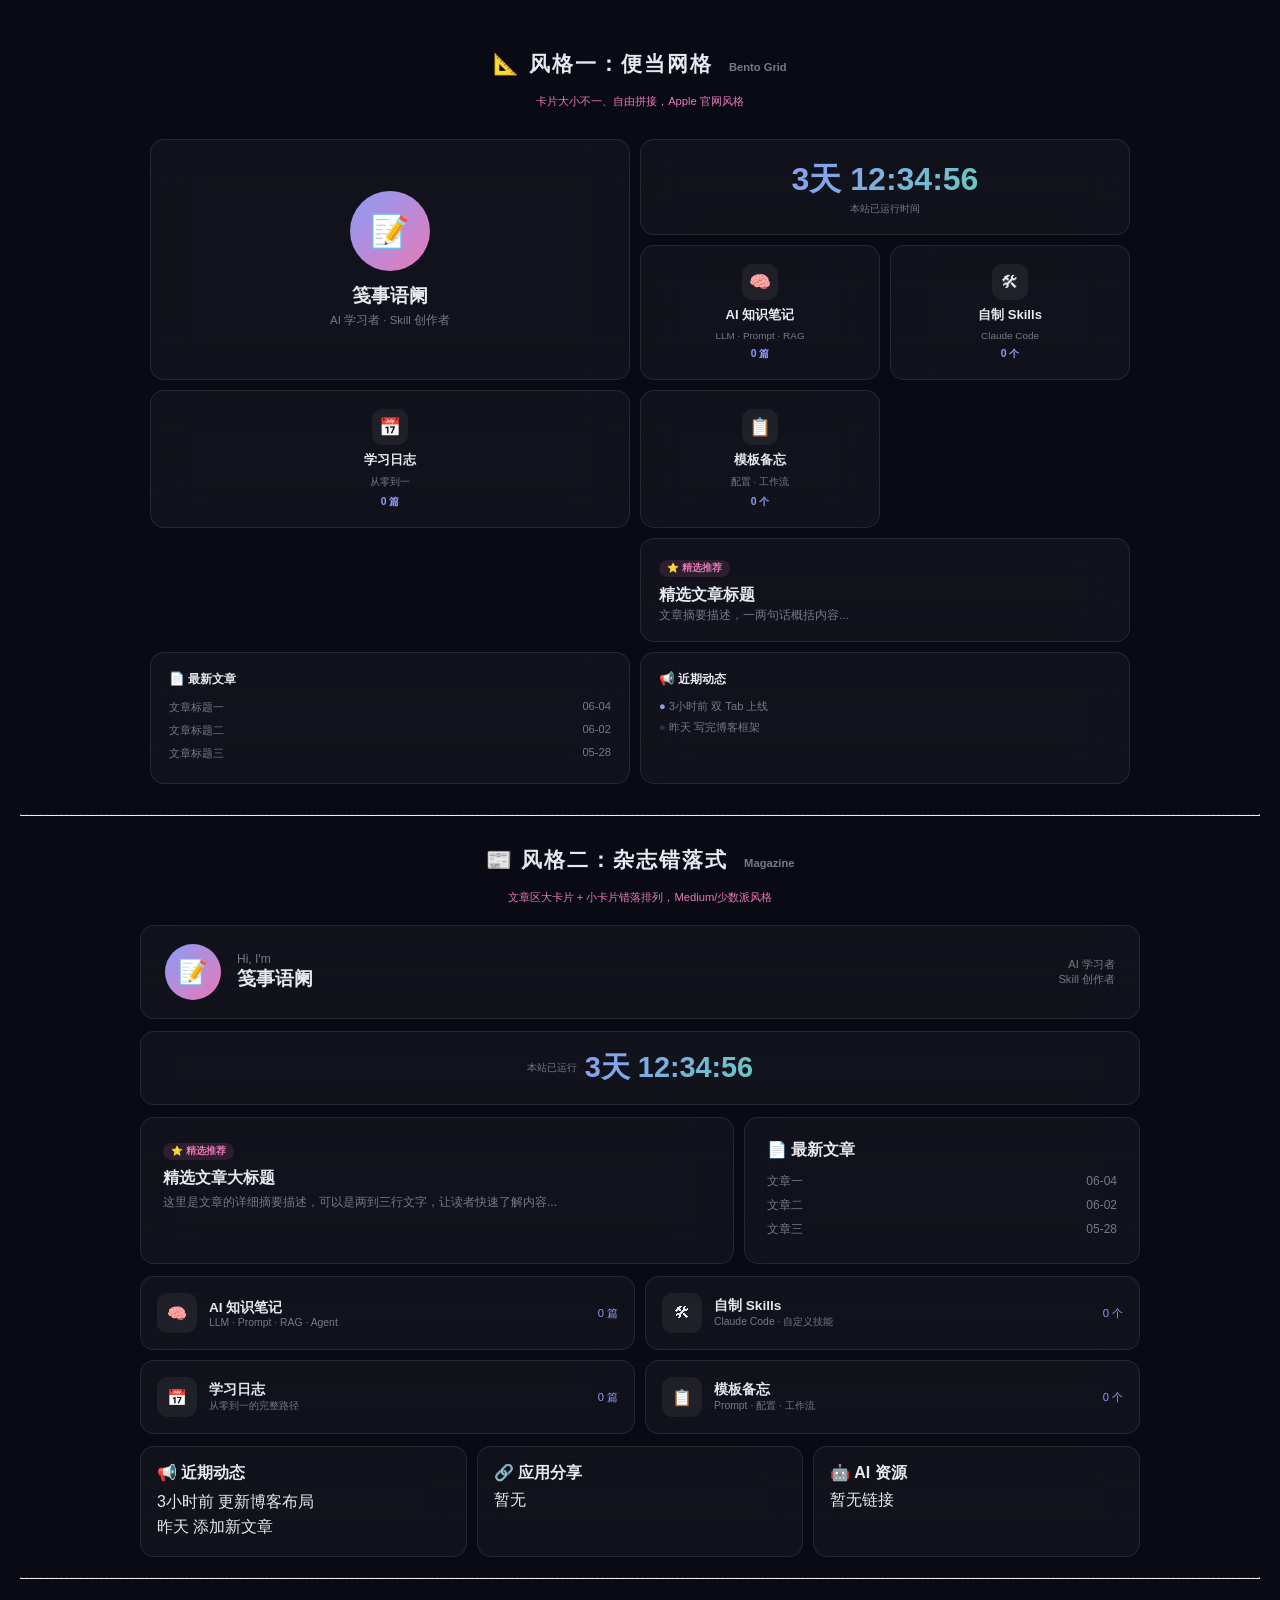
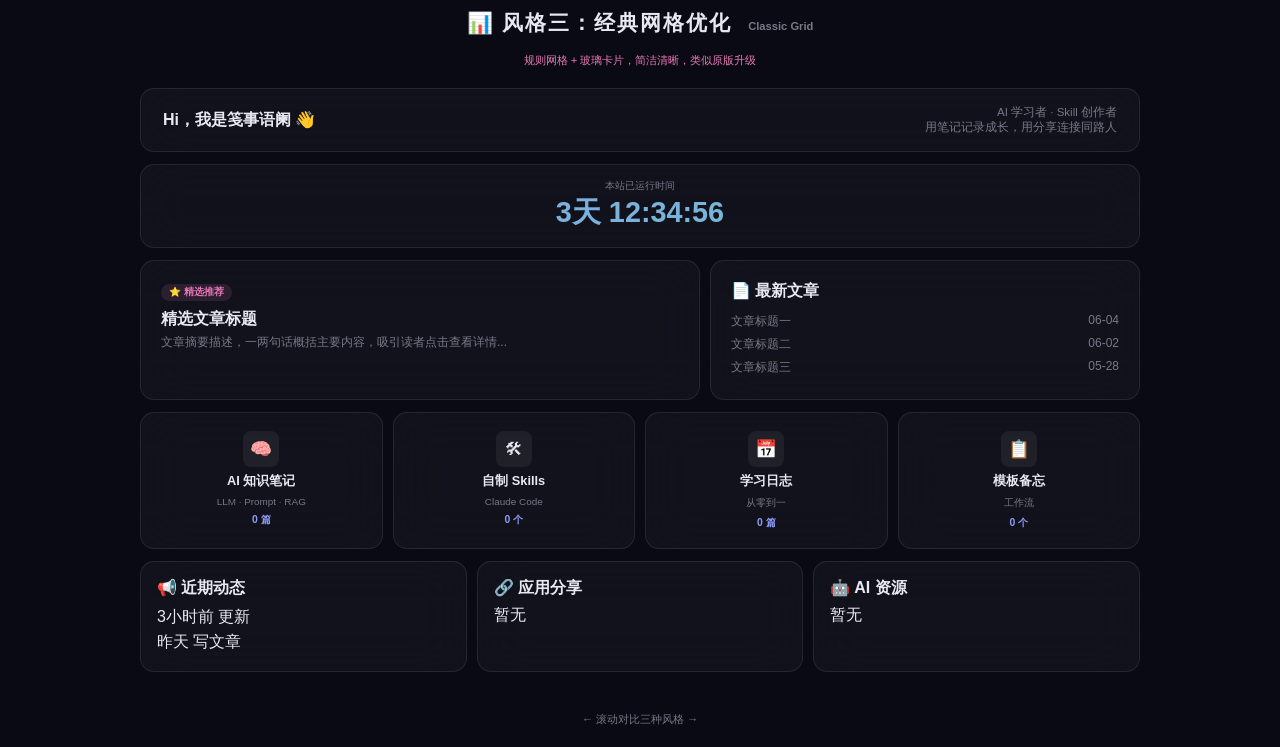
<file: layout-preview.html>
<!DOCTYPE html>
<html lang="zh-CN">
<head>
<meta charset="UTF-8"><meta name="viewport" content="width=device-width, initial-scale=1.0">
<title>布局风格预览 — 笺事语阑</title>
<style>
:root {
  --font: "PingFang SC","Microsoft YaHei",sans-serif;
  --bg: #0a0a14; --text: #e8e8f0; --text2: #b0b0bc; --text3: #787888;
  --accent: #8b9cf7; --accent2: #e879b8; --accent3: #67c9c0;
  --card-bg: rgba(255,255,255,0.035); --card-border: rgba(255,255,255,0.09);
  --panel-bg: rgba(20,20,40,0.38);
  --blur: 24px;
}
* { margin:0; padding:0; box-sizing:border-box; }
body { font-family:var(--font); background:var(--bg); color:var(--text); min-height:100vh; padding:20px; }
h2 { text-align:center; margin:30px 0 16px; font-size:1.3rem; letter-spacing:2px; }
h2 span { font-size:0.7rem; color:var(--text3); letter-spacing:0; margin-left:8px; }
.glass { background:var(--card-bg); border:1px solid var(--card-border); backdrop-filter:blur(var(--blur)); -webkit-backdrop-filter:blur(var(--blur)); border-radius:14px; }
.panel { background:var(--panel-bg); border:1px solid var(--card-border); backdrop-filter:blur(var(--blur)); -webkit-backdrop-filter:blur(var(--blur)); border-radius:18px; }
.hint { color:var(--accent2); text-align:center; font-size:0.7rem; margin-bottom:20px; }

/* ═══════ Style 1: Bento Grid ═══════ */
.bento { max-width:1000px; margin:0 auto; display:grid; grid-template-columns:2fr 1fr 1fr; grid-auto-rows:auto; gap:10px; padding:10px; }
.bento > div { padding:18px; }
.bento .b-profile { grid-column:1; grid-row:1/3; display:flex; flex-direction:column; justify-content:center; align-items:center; text-align:center; padding:32px 20px; }
.bento .b-profile .b-avatar { width:80px; height:80px; border-radius:50%; background:linear-gradient(135deg,var(--accent),var(--accent2)); margin-bottom:12px; display:flex; align-items:center; justify-content:center; font-size:2rem; }
.bento .b-profile .b-name { font-size:1.2rem; font-weight:700; }
.bento .b-profile .b-sig { font-size:0.72rem; color:var(--text3); margin-top:4px; }
.bento .b-uptime { grid-column:2/4; text-align:center; display:flex; align-items:center; justify-content:center; gap:10px; }
.bento .b-uptime .big { font-size:2rem; font-weight:800; background:linear-gradient(135deg,var(--accent),var(--accent3)); -webkit-background-clip:text; -webkit-text-fill-color:transparent; }
.bento .b-uptime .lbl { font-size:0.65rem; color:var(--text3); }
.bento .b-featured { grid-column:2/4; }
.bento .b-section { text-align:center; display:flex; flex-direction:column; align-items:center; justify-content:center; gap:6px; cursor:pointer; transition:all .2s; }
.bento .b-section:hover { border-color:var(--accent); }
.bento .b-section .s-icon { width:36px; height:36px; border-radius:10px; background:rgba(255,255,255,0.06); display:flex; align-items:center; justify-content:center; font-size:1.1rem; }
.bento .b-section .s-name { font-size:0.82rem; font-weight:600; }
.bento .b-section .s-desc { font-size:0.62rem; color:var(--text3); }
.bento .b-section .s-count { font-size:0.65rem; color:var(--accent); font-weight:600; }
.bento .b-latest { grid-column:1; }
.bento .b-dynamic { grid-column:2/4; }

@media (max-width:700px) { .bento { grid-template-columns:1fr 1fr; } .bento .b-profile { grid-column:1/3; grid-row:auto; } .bento .b-uptime,.bento .b-featured,.bento .b-dynamic { grid-column:1/3; } }

/* ═══════ Style 2: Magazine ═══════ */
.magazine { max-width:1000px; margin:0 auto; display:flex; flex-direction:column; gap:12px; }
.mag-header { display:flex; align-items:center; gap:16px; padding:18px 24px; }
.mag-header .m-avatar { width:56px; height:56px; border-radius:50%; background:linear-gradient(135deg,var(--accent),var(--accent2)); flex-shrink:0; display:flex; align-items:center; justify-content:center; font-size:1.5rem; }
.mag-header .m-greeting { font-size:0.75rem; color:var(--text3); }
.mag-header .m-name { font-size:1.2rem; font-weight:700; }
.mag-uptime-row { display:flex; align-items:center; justify-content:center; gap:8px; padding:16px; }
.mag-uptime-row .big { font-size:1.8rem; font-weight:800; background:linear-gradient(135deg,var(--accent),var(--accent3)); -webkit-background-clip:text; -webkit-text-fill-color:transparent; }
.mag-uptime-row .lbl { font-size:0.65rem; color:var(--text3); }
.mag-hero { display:grid; grid-template-columns:1.5fr 1fr; gap:10px; }
.mag-hero .card { padding:22px; }
.mag-hero .card h3 { font-size:1rem; margin-bottom:4px; }
.mag-hero .card .desc { font-size:0.75rem; color:var(--text3); line-height:1.5; }
.mag-grid { display:grid; grid-template-columns:1fr 1fr; gap:10px; }
.mag-grid .card { padding:16px; display:flex; align-items:center; gap:12px; }
.mag-grid .card .mg-icon { width:40px; height:40px; border-radius:10px; background:rgba(255,255,255,0.06); display:flex; align-items:center; justify-content:center; font-size:1rem; flex-shrink:0; }
.mag-grid .mg-name { font-size:0.85rem; font-weight:600; }
.mag-grid .mg-desc { font-size:0.65rem; color:var(--text3); }
.mag-bottom { display:grid; grid-template-columns:1fr 1fr 1fr; gap:10px; }
.mag-bottom .card { padding:16px; }
@media (max-width:700px) { .mag-hero,.mag-grid,.mag-bottom { grid-template-columns:1fr; } }

/* ═══════ Style 3: Classic Grid ═══════ */
.classic { max-width:1000px; margin:0 auto; display:flex; flex-direction:column; gap:12px; }
.classic-header { display:flex; align-items:center; gap:14px; padding:16px 22px; }
.classic-header .c-greet { font-size:1rem; font-weight:700; }
.classic-header .c-sig { font-size:0.72rem; color:var(--text3); margin-left:auto; text-align:right; }
.cl-uptime { text-align:center; padding:14px; }
.cl-uptime .big { font-size:1.8rem; font-weight:800; background:linear-gradient(135deg,var(--accent),var(--accent3)); -webkit-background-clip:text; -webkit-text-fill-color:transparent; }
.cl-uptime .lbl { font-size:0.62rem; color:var(--text3); }
.cl-featured-row { display:grid; grid-template-columns:1.3fr 1fr; gap:10px; }
.cl-featured-row .card { padding:20px; }
.cl-featured-row h3 { font-size:1rem; margin-bottom:4px; }
.cl-featured-row .desc { font-size:0.75rem; color:var(--text3); }
.cl-grid-4 { display:grid; grid-template-columns:repeat(4,1fr); gap:10px; }
.cl-grid-4 .card { padding:18px 12px; text-align:center; display:flex; flex-direction:column; align-items:center; gap:6px; }
.cl-grid-4 .c-icon { width:36px; height:36px; border-radius:8px; background:rgba(255,255,255,0.06); display:flex; align-items:center; justify-content:center; font-size:1.1rem; }
.cl-grid-4 .c-name { font-size:0.8rem; font-weight:600; }
.cl-grid-4 .c-desc { font-size:0.62rem; color:var(--text3); }
.cl-grid-4 .c-count { font-size:0.65rem; color:var(--accent); font-weight:600; }
.cl-bottom { display:grid; grid-template-columns:repeat(3,1fr); gap:10px; }
.cl-bottom .card { padding:16px; }
@media (max-width:700px) { .cl-featured-row,.cl-grid-4,.cl-bottom { grid-template-columns:1fr 1fr; } .cl-grid-4 { grid-template-columns:repeat(2,1fr); } }

/* Common */
.card { background:var(--card-bg); border:1px solid var(--card-border); backdrop-filter:blur(var(--blur)); -webkit-backdrop-filter:blur(var(--blur)); border-radius:14px; }
.feat-tag { display:inline-block; font-size:0.6rem; padding:2px 8px; border-radius:10px; background:rgba(232,121,184,0.12); color:var(--accent2); font-weight:600; margin-bottom:8px; }
.section-divider { border-top:1px dashed rgba(255,255,255,0.08); margin: 20px 0 0; }
</style>
</head>
<body>

<h2>📐 风格一：便当网格 <span>Bento Grid</span></h2>
<p class="hint">卡片大小不一、自由拼接，Apple 官网风格</p>
<div class="bento">
  <div class="glass b-profile">
    <div class="b-avatar">📝</div>
    <div class="b-name">笺事语阑</div>
    <div class="b-sig">AI 学习者 · Skill 创作者</div>
  </div>
  <div class="glass b-uptime">
    <div><div class="big">3天 12:34:56</div><div class="lbl">本站已运行时间</div></div>
  </div>
  <div class="glass b-section"><div class="s-icon">🧠</div><div class="s-name">AI 知识笔记</div><div class="s-desc">LLM · Prompt · RAG</div><div class="s-count">0 篇</div></div>
  <div class="glass b-section"><div class="s-icon">🛠</div><div class="s-name">自制 Skills</div><div class="s-desc">Claude Code</div><div class="s-count">0 个</div></div>
  <div class="glass b-section"><div class="s-icon">📅</div><div class="s-name">学习日志</div><div class="s-desc">从零到一</div><div class="s-count">0 篇</div></div>
  <div class="glass b-section"><div class="s-icon">📋</div><div class="s-name">模板备忘</div><div class="s-desc">配置 · 工作流</div><div class="s-count">0 个</div></div>
  <div class="glass b-featured">
    <span class="feat-tag">⭐ 精选推荐</span>
    <div style="font-weight:700;margin-bottom:2px;">精选文章标题</div>
    <div style="font-size:0.72rem;color:var(--text3);">文章摘要描述，一两句话概括内容...</div>
  </div>
  <div class="glass b-latest">
    <div style="font-size:0.78rem;font-weight:600;margin-bottom:8px;">📄 最新文章</div>
    <div style="font-size:0.7rem;color:var(--text3);padding:4px 0;">文章标题一 <span style="float:right">06-04</span></div>
    <div style="font-size:0.7rem;color:var(--text3);padding:4px 0;">文章标题二 <span style="float:right">06-02</span></div>
    <div style="font-size:0.7rem;color:var(--text3);padding:4px 0;">文章标题三 <span style="float:right">05-28</span></div>
  </div>
  <div class="glass b-dynamic">
    <div style="font-size:0.78rem;font-weight:600;margin-bottom:8px;">📢 近期动态</div>
    <div style="font-size:0.7rem;color:var(--text3);padding:3px 0;"><span style="color:var(--accent);">●</span> 3小时前 双 Tab 上线</div>
    <div style="font-size:0.7rem;color:var(--text3);padding:3px 0;"><span style="opacity:0.3;">●</span> 昨天 写完博客框架</div>
  </div>
</div>

<hr class="section-divider">

<h2>📰 风格二：杂志错落式 <span>Magazine</span></h2>
<p class="hint">文章区大卡片 + 小卡片错落排列，Medium/少数派风格</p>
<div class="magazine">
  <div class="glass mag-header">
    <div class="m-avatar">📝</div>
    <div>
      <div class="m-greeting">Hi, I'm</div>
      <div class="m-name">笺事语阑</div>
    </div>
    <div style="margin-left:auto;font-size:0.7rem;color:var(--text3);text-align:right;">AI 学习者<br>Skill 创作者</div>
  </div>
  <div class="glass mag-uptime-row">
    <div class="lbl">本站已运行</div><div class="big">3天 12:34:56</div>
  </div>
  <div class="mag-hero">
    <div class="card"><span class="feat-tag">⭐ 精选推荐</span><h3>精选文章大标题</h3><div class="desc">这里是文章的详细摘要描述，可以是两到三行文字，让读者快速了解内容...</div></div>
    <div class="card"><div style="font-weight:600;margin-bottom:8px;">📄 最新文章</div>
      <div class="desc" style="padding:3px 0;">文章一 <span style="float:right">06-04</span></div>
      <div class="desc" style="padding:3px 0;">文章二 <span style="float:right">06-02</span></div>
      <div class="desc" style="padding:3px 0;">文章三 <span style="float:right">05-28</span></div>
    </div>
  </div>
  <div class="mag-grid">
    <div class="card"><div class="mg-icon">🧠</div><div><div class="mg-name">AI 知识笔记</div><div class="mg-desc">LLM · Prompt · RAG · Agent</div></div><div style="margin-left:auto;font-size:0.7rem;color:var(--accent);">0 篇</div></div>
    <div class="card"><div class="mg-icon">🛠</div><div><div class="mg-name">自制 Skills</div><div class="mg-desc">Claude Code · 自定义技能</div></div><div style="margin-left:auto;font-size:0.7rem;color:var(--accent);">0 个</div></div>
    <div class="card"><div class="mg-icon">📅</div><div><div class="mg-name">学习日志</div><div class="mg-desc">从零到一的完整路径</div></div><div style="margin-left:auto;font-size:0.7rem;color:var(--accent);">0 篇</div></div>
    <div class="card"><div class="mg-icon">📋</div><div><div class="mg-name">模板备忘</div><div class="mg-desc">Prompt · 配置 · 工作流</div></div><div style="margin-left:auto;font-size:0.7rem;color:var(--accent);">0 个</div></div>
  </div>
  <div class="mag-bottom">
    <div class="card"><div style="font-weight:600;margin-bottom:6px;">📢 近期动态</div>
      <div class="desc" style="padding:2px 0;">3小时前 更新博客布局</div>
      <div class="desc" style="padding:2px 0;">昨天 添加新文章</div></div>
    <div class="card"><div style="font-weight:600;margin-bottom:6px;">🔗 应用分享</div><div class="desc">暂无</div></div>
    <div class="card"><div style="font-weight:600;margin-bottom:6px;">🤖 AI 资源</div><div class="desc">暂无链接</div></div>
  </div>
</div>

<hr class="section-divider">

<h2>📊 风格三：经典网格优化 <span>Classic Grid</span></h2>
<p class="hint">规则网格 + 玻璃卡片，简洁清晰，类似原版升级</p>
<div class="classic">
  <div class="glass classic-header">
    <div class="c-greet">Hi，我是笺事语阑 👋</div>
    <div class="c-sig">AI 学习者 · Skill 创作者<br>用笔记记录成长，用分享连接同路人</div>
  </div>
  <div class="glass cl-uptime">
    <div class="lbl">本站已运行时间</div><div class="big">3天 12:34:56</div>
  </div>
  <div class="cl-featured-row">
    <div class="card"><span class="feat-tag">⭐ 精选推荐</span><h3>精选文章标题</h3><div class="desc">文章摘要描述，一两句话概括主要内容，吸引读者点击查看详情...</div></div>
    <div class="card"><div style="font-weight:600;margin-bottom:8px;">📄 最新文章</div>
      <div class="desc" style="padding:3px 0;">文章标题一 <span style="float:right">06-04</span></div>
      <div class="desc" style="padding:3px 0;">文章标题二 <span style="float:right">06-02</span></div>
      <div class="desc" style="padding:3px 0;">文章标题三 <span style="float:right">05-28</span></div>
    </div>
  </div>
  <div class="cl-grid-4">
    <div class="card"><div class="c-icon">🧠</div><div class="c-name">AI 知识笔记</div><div class="c-desc">LLM · Prompt · RAG</div><div class="c-count">0 篇</div></div>
    <div class="card"><div class="c-icon">🛠</div><div class="c-name">自制 Skills</div><div class="c-desc">Claude Code</div><div class="c-count">0 个</div></div>
    <div class="card"><div class="c-icon">📅</div><div class="c-name">学习日志</div><div class="c-desc">从零到一</div><div class="c-count">0 篇</div></div>
    <div class="card"><div class="c-icon">📋</div><div class="c-name">模板备忘</div><div class="c-desc">工作流</div><div class="c-count">0 个</div></div>
  </div>
  <div class="cl-bottom">
    <div class="card"><div style="font-weight:600;margin-bottom:6px;">📢 近期动态</div><div class="desc" style="padding:2px 0;">3小时前 更新</div><div class="desc" style="padding:2px 0;">昨天 写文章</div></div>
    <div class="card"><div style="font-weight:600;margin-bottom:6px;">🔗 应用分享</div><div class="desc">暂无</div></div>
    <div class="card"><div style="font-weight:600;margin-bottom:6px;">🤖 AI 资源</div><div class="desc">暂无</div></div>
  </div>
</div>

<p style="text-align:center;margin-top:40px;color:var(--text3);font-size:0.7rem;">← 滚动对比三种风格 →</p>
</body>
</html>
</file>
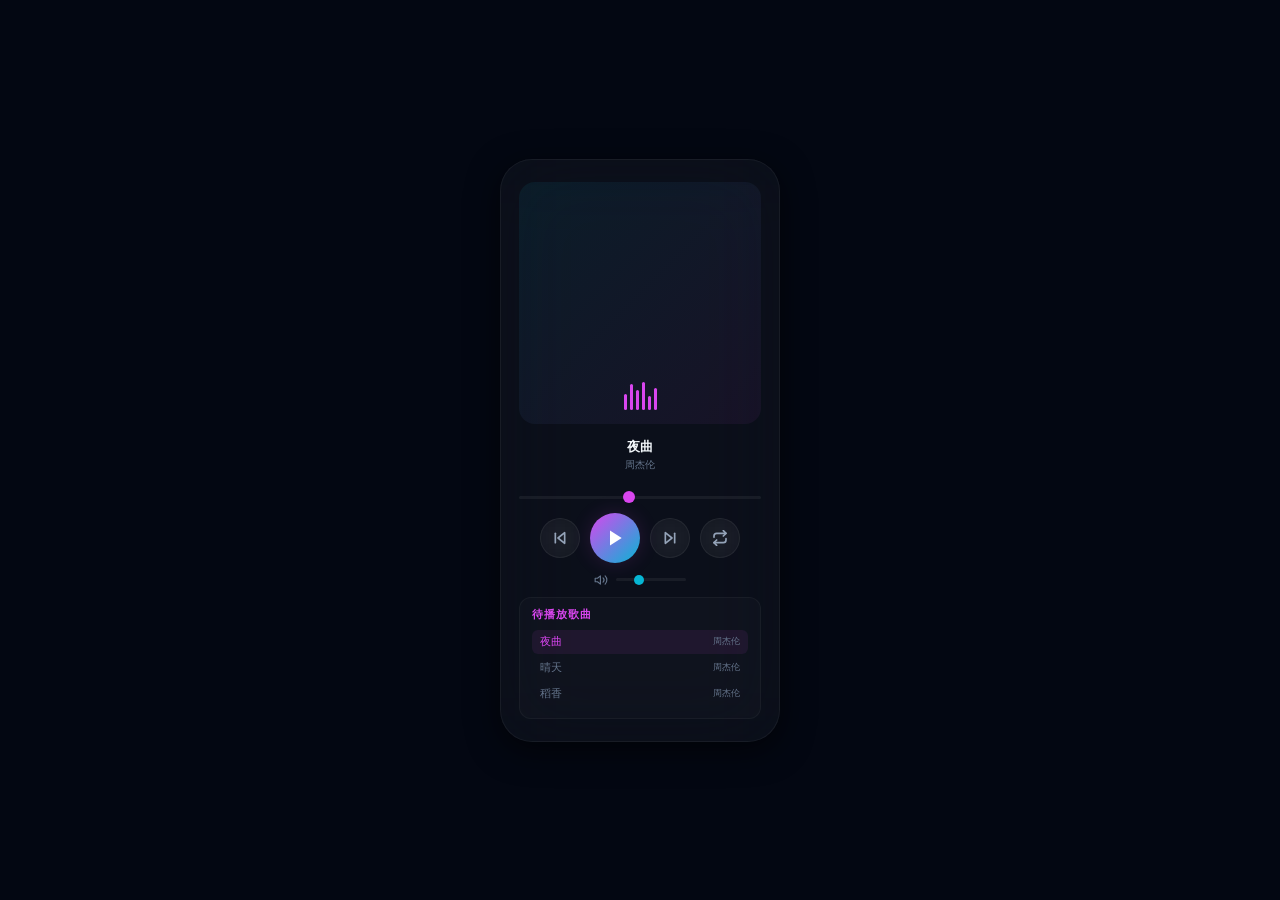
<file: music-preview.html>
<!DOCTYPE html><html lang="zh-CN" data-theme="dark"><head><meta charset="UTF-8"><meta name="viewport" content="width=device-width,initial-scale=1.0">
<title>音乐播放器预览</title>
<style>
:root{--font:system-ui,"PingFang SC",sans-serif}
*{margin:0;padding:0;box-sizing:border-box}
body{background:#030712;font-family:var(--font);min-height:100vh;display:flex;align-items:center;justify-content:center;padding:20px}
.player{width:280px;padding:22px 18px;background:rgba(255,255,255,.035);border:1px solid rgba(255,255,255,.05);backdrop-filter:blur(40px);border-radius:32px;box-shadow:0 8px 32px rgba(0,0,0,.6)}
.cover{width:100%;aspect-ratio:1;border-radius:16px;background:linear-gradient(135deg,rgba(6,182,212,.08),rgba(217,70,239,.06));margin-bottom:14px;display:flex;align-items:center;justify-content:center;position:relative;overflow:hidden}
.cover img{width:100%;height:100%;object-fit:cover}
.cover .eq{position:absolute;bottom:14px;display:flex;gap:3px;align-items:flex-end;height:28px}
.cover .eq span{width:3px;border-radius:2px;background:#d946ef;animation:eq .8s ease-in-out infinite alternate}
.cover .eq span:nth-child(1){animation-delay:0s;height:16px}.cover .eq span:nth-child(2){animation-delay:.15s;height:26px}.cover .eq span:nth-child(3){animation-delay:.3s;height:20px}.cover .eq span:nth-child(4){animation-delay:.45s;height:28px}.cover .eq span:nth-child(5){animation-delay:.6s;height:14px}.cover .eq span:nth-child(6){animation-delay:.75s;height:22px}
@keyframes eq{0%{transform:scaleY(.4)}100%{transform:scaleY(1)}}
.cover .eq.off span{animation-play-state:paused}
.info{text-align:center;margin-bottom:12px}
.info .title{font-size:.82rem;font-weight:700;color:#f1f5f9;margin-bottom:2px}
.info .artist{font-size:.64rem;color:#64748b}
/* Progress */
.prog{width:100%;margin-bottom:10px}
.prog input{width:100%;height:3px;-webkit-appearance:none;appearance:none;background:rgba(255,255,255,.06);border-radius:2px;outline:none;cursor:pointer}
.prog input::-webkit-slider-thumb{-webkit-appearance:none;width:12px;height:12px;border-radius:50%;background:#d946ef;cursor:pointer}
/* Controls - glass circles */
.ctrls{display:flex;align-items:center;justify-content:center;gap:10px;margin-bottom:10px}
.ctrl-btn{width:40px;height:40px;border-radius:50%;display:flex;align-items:center;justify-content:center;cursor:pointer;background:rgba(255,255,255,.03);border:1px solid rgba(255,255,255,.06);color:#94a3b8;transition:all .25s;backdrop-filter:blur(10px)}
.ctrl-btn:hover{background:rgba(255,255,255,.08);border-color:rgba(255,255,255,.14);color:#f1f5f9;transform:scale(1.06)}
.ctrl-btn:active{transform:scale(.95)}
.ctrl-btn svg{width:16px;height:16px}
.ctrl-btn.play{width:50px;height:50px;background:linear-gradient(135deg,#d946ef,#06b6d4);color:#fff;border:none;box-shadow:0 0 20px rgba(217,70,239,.15)}
.ctrl-btn.play:hover{box-shadow:0 0 30px rgba(217,70,239,.3);transform:scale(1.1)}
.ctrl-btn.play svg{width:20px;height:20px}
/* Volume row */
.vol-row{display:flex;align-items:center;justify-content:center;gap:8px}
.vol-row svg{width:14px;height:14px;color:#64748b;flex-shrink:0}
.vol-row input{width:70px;height:3px;-webkit-appearance:none;appearance:none;background:rgba(255,255,255,.06);border-radius:2px;outline:none;cursor:pointer}
.vol-row input::-webkit-slider-thumb{-webkit-appearance:none;width:10px;height:10px;border-radius:50%;background:#06b6d4;cursor:pointer}
/* Playlist */
.plist-wrap{background:rgba(255,255,255,.02);border:1px solid rgba(255,255,255,.04);border-radius:12px;padding:10px 12px;margin-top:10px}
.plist-title{font-size:.68rem;font-weight:600;color:#d946ef;letter-spacing:1px;margin-bottom:8px}
.plist-item{font-size:.66rem;padding:5px 8px;border-radius:6px;cursor:pointer;color:#64748b;transition:all .2s;display:flex;justify-content:space-between;margin:2px 0}
.plist-item:hover,.plist-item.on{color:#d946ef;background:rgba(217,70,239,.08)}
</style></head><body>
<div class="player">
<div class="cover"><div class="eq"><span></span><span></span><span></span><span></span><span></span><span></span></div></div>
<div class="info"><div class="title">夜曲</div><div class="artist">周杰伦</div></div>
<div class="prog"><input type="range" min="0" max="100" value="45"></div>
<div class="ctrls">
<button class="ctrl-btn" title="上一曲"><svg viewBox="0 0 24 24" fill="none" stroke="currentColor" stroke-width="2.5" stroke-linecap="round" stroke-linejoin="round"><polygon points="19 20 9 12 19 4 19 20"/><line x1="5" y1="19" x2="5" y2="5"/></svg></button>
<button class="ctrl-btn play" title="播放"><svg viewBox="0 0 24 24" fill="currentColor" stroke="none"><polygon points="6 3 20 12 6 21 6 3"/></svg></button>
<button class="ctrl-btn" title="下一曲"><svg viewBox="0 0 24 24" fill="none" stroke="currentColor" stroke-width="2.5" stroke-linecap="round" stroke-linejoin="round"><polygon points="5 4 15 12 5 20 5 4"/><line x1="19" y1="5" x2="19" y2="19"/></svg></button>
<button class="ctrl-btn" title="循环模式"><svg viewBox="0 0 24 24" fill="none" stroke="currentColor" stroke-width="2.5" stroke-linecap="round" stroke-linejoin="round"><polyline points="17 1 21 5 17 9"/><path d="M3 11V9a4 4 0 0 1 4-4h14"/><polyline points="7 23 3 19 7 15"/><path d="M21 13v2a4 4 0 0 1-4 4H3"/></svg></button>
</div>
<div class="vol-row"><svg viewBox="0 0 24 24" fill="none" stroke="currentColor" stroke-width="2" stroke-linecap="round" stroke-linejoin="round"><polygon points="11 5 6 9 2 9 2 15 6 15 11 19 11 5"/><path d="M15.54 8.46a5 5 0 0 1 0 7.07"/><path d="M19.07 4.93a10 10 0 0 1 0 14.14"/></svg><input type="range" min="0" max="100" value="30"></div>
<div class="plist-wrap"><div class="plist-title">待播放歌曲</div>
<div class="plist-item on">夜曲<span style="font-size:.58rem;color:#64748b">周杰伦</span></div>
<div class="plist-item">晴天<span style="font-size:.58rem;color:#64748b">周杰伦</span></div>
<div class="plist-item">稻香<span style="font-size:.58rem;color:#64748b">周杰伦</span></div>
</div>
</div>
</body></html>
</file>
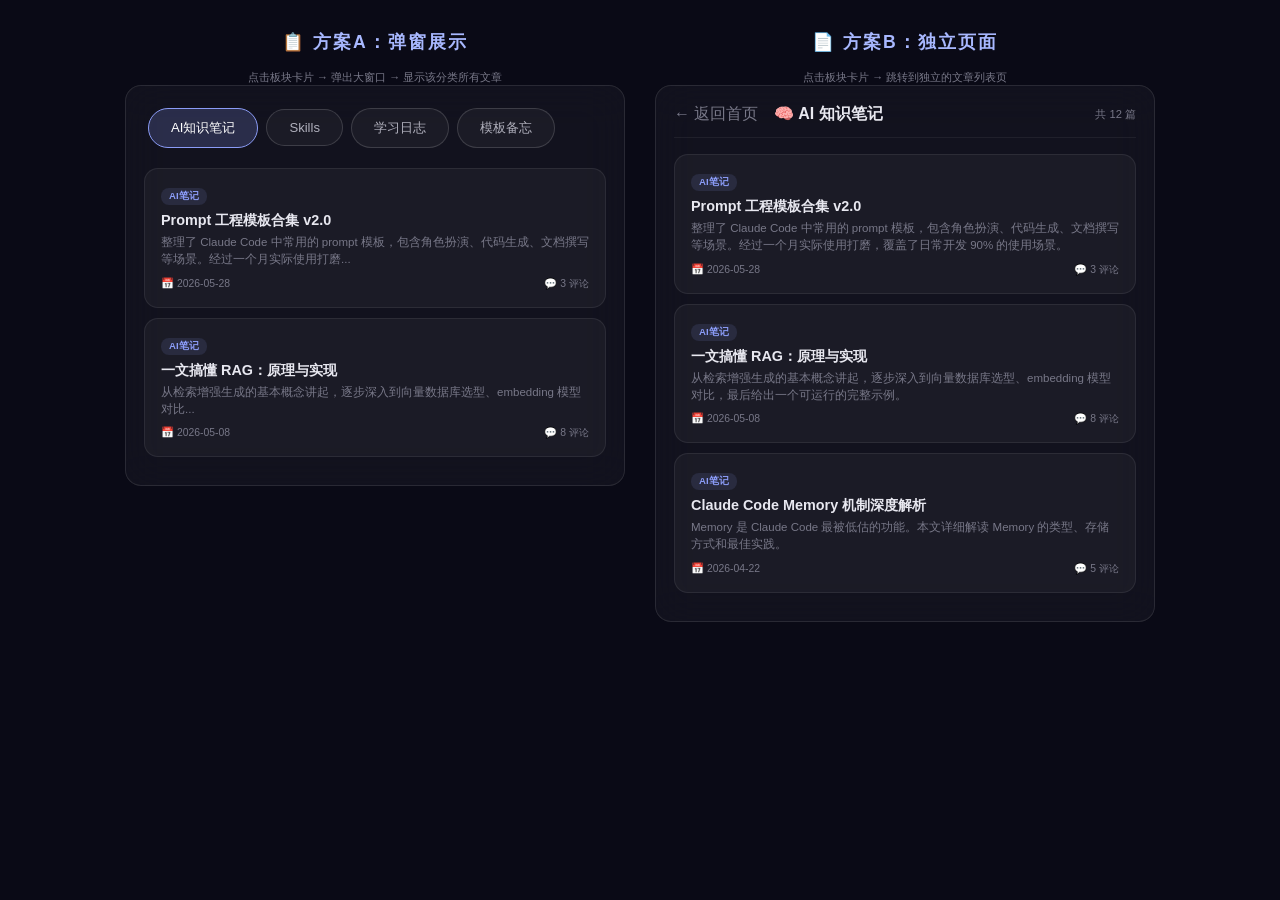
<file: section-preview.html>
<!DOCTYPE html><html lang="zh-CN"><head><meta charset="UTF-8"><meta name="viewport" content="width=device-width,initial-scale=1.0"><title>板块详情预览</title>
<style>
*{margin:0;padding:0;box-sizing:border-box}
body{font-family:"PingFang SC","Microsoft YaHei",sans-serif;background:#0a0a16;color:#e8e8f0;padding:30px 20px;display:flex;gap:30px;flex-wrap:wrap;justify-content:center;min-height:100vh}
h2{text-align:center;margin-bottom:16px;font-size:1.1rem;color:#a8b8ff;letter-spacing:2px}
.col{flex:1;min-width:380px;max-width:500px}
.glass{background:rgba(255,255,255,0.035);border:1px solid rgba(255,255,255,0.1);backdrop-filter:blur(20px);border-radius:16px;padding:18px}
.btn{display:inline-block;padding:10px 22px;border-radius:20px;font-size:.82rem;cursor:pointer;border:1px solid rgba(255,255,255,0.15);background:rgba(255,255,255,0.04);color:#b0b0bc;transition:all .2s;margin:4px}
.btn:hover{border-color:#8b9cf7;color:#a8b8ff}
.btn.active{background:rgba(139,156,247,0.2);color:#fff;border-color:#8b9cf7}
.card{background:rgba(255,255,255,0.04);border:1px solid rgba(255,255,255,0.08);border-radius:14px;padding:16px;margin-bottom:10px;cursor:pointer;transition:all .2s}
.card:hover{background:rgba(255,255,255,0.07);border-color:rgba(255,255,255,0.15);transform:translateY(-1px)}
.card-tag{display:inline-block;font-size:.6rem;padding:2px 8px;border-radius:8px;background:rgba(139,156,247,0.12);color:#8b9cf7;margin-bottom:6px;font-weight:600}
.card-title{font-size:.9rem;font-weight:700;margin-bottom:4px}
.card-preview{font-size:.72rem;color:#787888;line-height:1.5;display:-webkit-box;-webkit-line-clamp:2;-webkit-box-orient:vertical;overflow:hidden}
.card-meta{display:flex;gap:12px;margin-top:8px;font-size:.65rem;color:#787888;justify-content:space-between}
.modal-overlay{position:fixed;inset:0;z-index:100;background:rgba(0,0,0,.7);display:flex;align-items:center;justify-content:center;backdrop-filter:blur(4px)}
.modal{background:rgba(18,18,32,.95);border:1px solid rgba(255,255,255,.1);border-radius:18px;width:90%;max-width:650px;max-height:80vh;overflow-y:auto;padding:24px;box-shadow:0 24px 64px rgba(0,0,0,.5)}
.modal h3{margin-bottom:16px;font-size:1.1rem;border-left:3px solid #8b9cf7;padding-left:12px}
.close{float:right;cursor:pointer;font-size:1.2rem;color:#787888;background:none;border:none}
.close:hover{color:#fff}
.hint{text-align:center;color:#787888;font-size:.7rem;margin-top:10px}
</style></head><body>

<div class="col"><h2>📋 方案A：弹窗展示</h2>
<p class="hint">点击板块卡片 → 弹出大窗口 → 显示该分类所有文章</p>
<div class="glass">
  <button class="btn active">AI知识笔记</button><button class="btn">Skills</button><button class="btn">学习日志</button><button class="btn">模板备忘</button>
  <div style="margin-top:16px">
    <div class="card" onclick="document.getElementById('modalA').style.display='flex'"><span class="card-tag">AI笔记</span><div class="card-title">Prompt 工程模板合集 v2.0</div><div class="card-preview">整理了 Claude Code 中常用的 prompt 模板，包含角色扮演、代码生成、文档撰写等场景。经过一个月实际使用打磨...</div><div class="card-meta"><span>📅 2026-05-28</span><span>💬 3 评论</span></div></div>
    <div class="card"><span class="card-tag">AI笔记</span><div class="card-title">一文搞懂 RAG：原理与实现</div><div class="card-preview">从检索增强生成的基本概念讲起，逐步深入到向量数据库选型、embedding 模型对比...</div><div class="card-meta"><span>📅 2026-05-08</span><span>💬 8 评论</span></div></div>
  </div>
</div>
<!-- Modal A -->
<div class="modal-overlay" id="modalA" style="display:none" onclick="if(event.target===this)this.style.display='none'">
<div class="modal"><button class="close" onclick="this.closest('.modal-overlay').style.display='none'">✕</button><h3>🧠 AI 知识笔记 · 全部文章</h3>
<div class="card"><span class="card-tag">AI笔记</span><div class="card-title">Prompt 工程模板合集 v2.0</div><div class="card-preview">整理了 Claude Code 中常用的 prompt 模板，包含角色扮演、代码生成、文档撰写等场景。经过一个月实际使用打磨，覆盖了日常开发 90% 的使用场景。</div><div class="card-meta"><span>📅 2026-05-28</span><span>💬 3 评论</span></div></div>
<div class="card"><span class="card-tag">AI笔记</span><div class="card-title">一文搞懂 RAG：原理与实现</div><div class="card-preview">从检索增强生成的基本概念讲起，逐步深入到向量数据库选型、embedding 模型对比，最后给出一个可运行的完整示例。</div><div class="card-meta"><span>📅 2026-05-08</span><span>💬 8 评论</span></div></div>
<div class="card"><span class="card-tag">AI笔记</span><div class="card-title">Claude Code Memory 机制深度解析</div><div class="card-preview">Memory 是 Claude Code 最被低估的功能。本文详细解读 Memory 的类型、存储方式和最佳实践。</div><div class="card-meta"><span>📅 2026-04-22</span><span>💬 5 评论</span></div></div>
</div></div>
</div>

<div class="col"><h2>📄 方案B：独立页面</h2>
<p class="hint">点击板块卡片 → 跳转到独立的文章列表页</p>
<div class="glass">
  <div style="display:flex;align-items:center;gap:8px;margin-bottom:16px;padding-bottom:12px;border-bottom:1px solid rgba(255,255,255,0.06)">
    <span style="color:#787888">← 返回首页</span>
    <span style="font-size:1rem;font-weight:700;margin-left:8px">🧠 AI 知识笔记</span>
    <span style="font-size:.7rem;color:#787888;margin-left:auto">共 12 篇</span>
  </div>
  <div class="card"><span class="card-tag">AI笔记</span><div class="card-title">Prompt 工程模板合集 v2.0</div><div class="card-preview">整理了 Claude Code 中常用的 prompt 模板，包含角色扮演、代码生成、文档撰写等场景。经过一个月实际使用打磨，覆盖了日常开发 90% 的使用场景。</div><div class="card-meta"><span>📅 2026-05-28</span><span>💬 3 评论</span></div></div>
  <div class="card"><span class="card-tag">AI笔记</span><div class="card-title">一文搞懂 RAG：原理与实现</div><div class="card-preview">从检索增强生成的基本概念讲起，逐步深入到向量数据库选型、embedding 模型对比，最后给出一个可运行的完整示例。</div><div class="card-meta"><span>📅 2026-05-08</span><span>💬 8 评论</span></div></div>
  <div class="card"><span class="card-tag">AI笔记</span><div class="card-title">Claude Code Memory 机制深度解析</div><div class="card-preview">Memory 是 Claude Code 最被低估的功能。本文详细解读 Memory 的类型、存储方式和最佳实践。</div><div class="card-meta"><span>📅 2026-04-22</span><span>💬 5 评论</span></div></div>
</div>
</div>

</body></html>
</file>
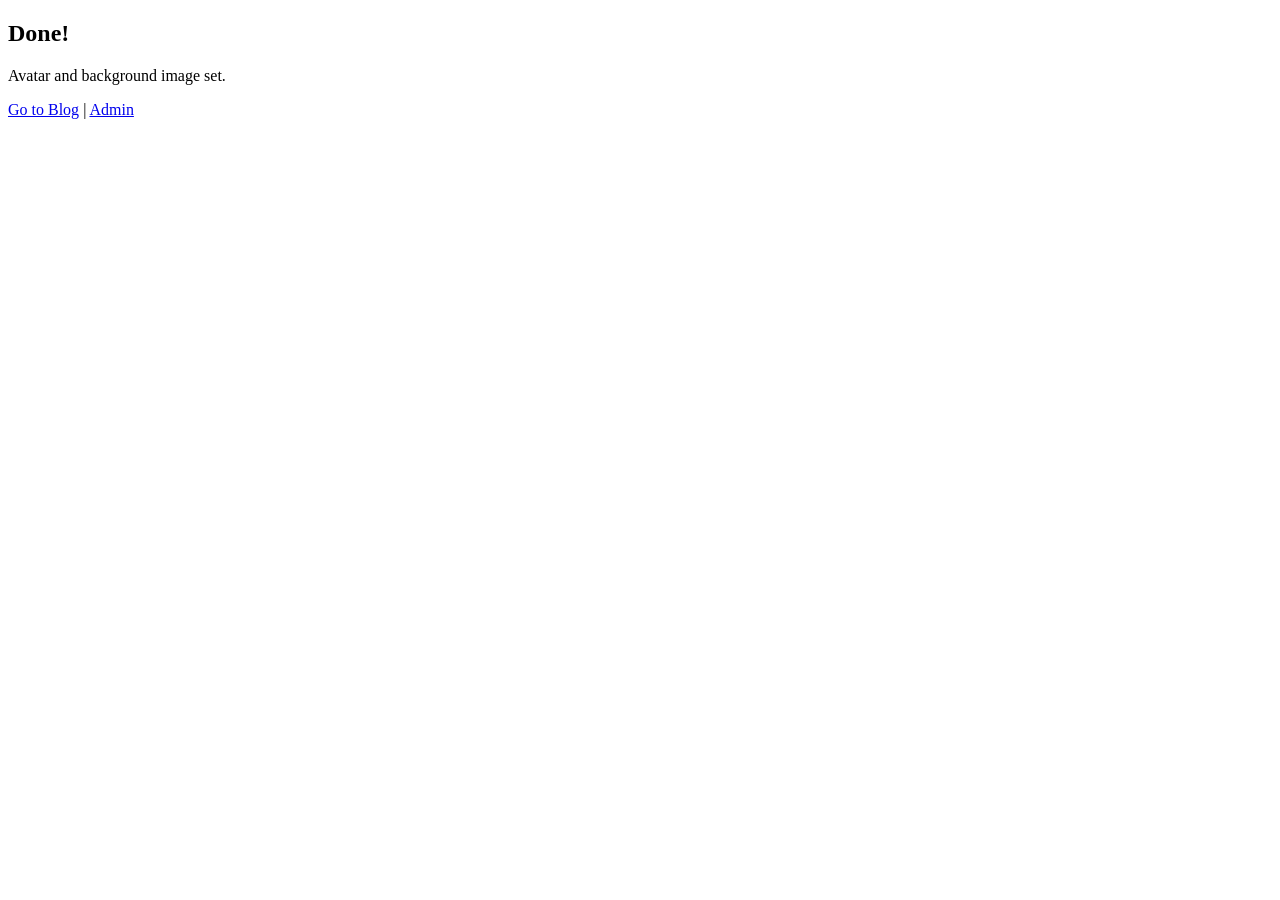
<file: setup.html>
<!DOCTYPE html><html><head><meta charset="UTF-8"><title>Setup</title></head><body>
<p>Setting up avatar and background...</p>
<script>
const key = 'blogData';
let data = JSON.parse(localStorage.getItem(key) || '{}');
if (!data.site) data.site = {};
data.site.avatar = '小新.jpg';
data.site.bgImage = '2.png';
localStorage.setItem(key, JSON.stringify(data));
document.body.innerHTML = '<h2>Done!</h2><p>Avatar and background image set.</p><p><a href="/">Go to Blog</a> | <a href="/admin.html">Admin</a></p>';
</script>
</body></html>
</file>
